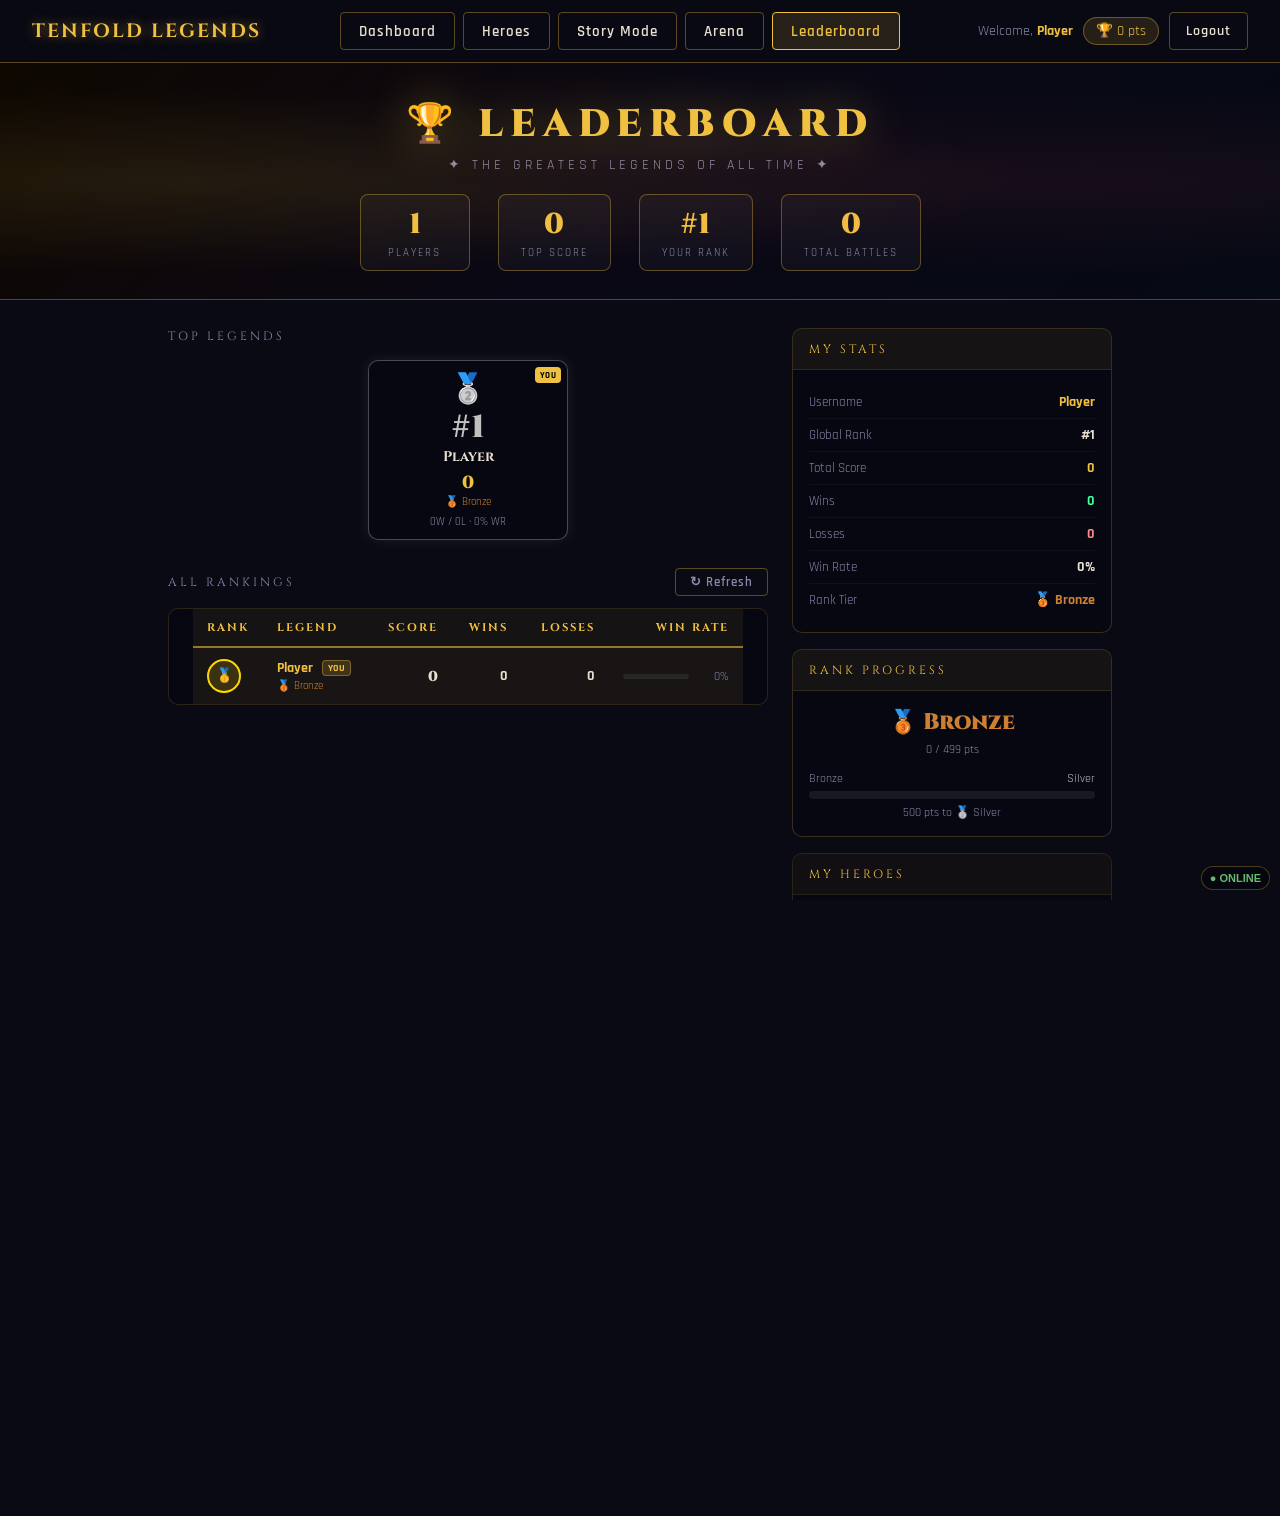
<file: leaderboard.html>
<!DOCTYPE html>
<html lang="en">
<head>
  <meta charset="UTF-8"/>
  <meta name="viewport" content="width=device-width, initial-scale=1.0, maximum-scale=1.0, user-scalable=no, viewport-fit=cover"/>
  <link rel="manifest" href="manifest.json"/>
  <meta name="mobile-web-app-capable" content="yes"/>
  <meta name="apple-mobile-web-app-capable" content="yes"/>
  <meta name="apple-mobile-web-app-status-bar-style" content="black-translucent"/>
  <title>Leaderboard — Tenfold Legends</title>

  <script>
  (function(){
    if (screen.orientation && screen.orientation.lock) {
      screen.orientation.lock('landscape').catch(function(){});
    }
  })();
  </script>

  <link rel="stylesheet" href="style.css"/>

  <style>
    .lb-page {
      min-height: 100vh;
      padding-bottom: 60px;
    }

    /* =========================================================
       LEADERBOARD BANNER
    ========================================================= */
    .lb-banner {
      position: relative;
      overflow: hidden;
      padding: 36px 40px 28px;
      text-align: center;
      background: linear-gradient(
        135deg,
        rgba(15,8,0,0.97) 0%,
        rgba(10,8,20,0.97) 50%,
        rgba(5,10,20,0.97) 100%
      );
      border-bottom: 1px solid var(--border);
    }

    .lb-banner::before {
      content: '';
      position: absolute;
      inset: 0;
      background:
        radial-gradient(
          ellipse at 15% 50%,
          rgba(240,192,64,0.1) 0%,
          transparent 55%
        ),
        radial-gradient(
          ellipse at 85% 50%,
          rgba(233,69,96,0.07) 0%,
          transparent 55%
        );
      pointer-events: none;
    }

    .lb-banner-title {
      font-family: 'Cinzel', serif;
      font-size: 2.4rem;
      font-weight: 900;
      color: var(--gold);
      letter-spacing: 7px;
      filter: drop-shadow(0 0 24px rgba(240,192,64,0.45));
    }

    .lb-banner-sub {
      font-size: 0.85rem;
      color: var(--subtext);
      letter-spacing: 4px;
      margin-top: 6px;
    }

    .lb-stats-row {
      display: flex;
      justify-content: center;
      gap: 28px;
      margin-top: 20px;
      flex-wrap: wrap;
    }

    .lb-stat-box {
      text-align: center;
      padding: 10px 22px;
      background: rgba(255,255,255,0.03);
      border: 1px solid var(--border);
      border-radius: 8px;
      min-width: 110px;
    }

    .lb-stat-val {
      font-family: 'Cinzel', serif;
      font-size: 1.8rem;
      font-weight: 900;
      color: var(--gold);
    }

    .lb-stat-lbl {
      font-size: 0.68rem;
      color: var(--subtext);
      letter-spacing: 2px;
      text-transform: uppercase;
      margin-top: 2px;
    }

    /* =========================================================
       CONTENT
    ========================================================= */
    .lb-content {
      max-width: 1000px;
      margin: 0 auto;
      padding: 28px 28px 0;
      display: grid;
      grid-template-columns: 1fr 320px;
      gap: 24px;
      align-items: start;
    }

    @media (max-width: 820px) {
      .lb-content {
        grid-template-columns: 1fr;
      }
    }

    /* =========================================================
       PODIUM
    ========================================================= */
    .podium-section {
      margin-bottom: 28px;
    }

    .podium-title {
      font-family: 'Cinzel', serif;
      font-size: 0.75rem;
      color: var(--subtext);
      letter-spacing: 3px;
      text-transform: uppercase;
      margin-bottom: 16px;
    }

    .podium-row {
      display: flex;
      gap: 14px;
      align-items: flex-end;
      justify-content: center;
    }

    .podium-card {
      flex: 1;
      max-width: 200px;
      background: rgba(8,8,18,0.92);
      border-radius: 10px;
      overflow: hidden;
      text-align: center;
      border: 1px solid rgba(240,192,64,0.15);
      transition: transform 0.2s;
      position: relative;
    }

    .podium-card:hover {
      transform: translateY(-4px);
    }

    .podium-card.rank-1 {
      border-color: rgba(255,215,0,0.5);
      box-shadow: 0 0 24px rgba(255,215,0,0.2);
      padding-bottom: 10px;
    }

    .podium-card.rank-2 {
      border-color: rgba(192,192,192,0.35);
      box-shadow: 0 0 14px rgba(192,192,192,0.1);
    }

    .podium-card.rank-3 {
      border-color: rgba(205,127,50,0.35);
      box-shadow: 0 0 14px rgba(205,127,50,0.1);
    }

    .podium-height-1 {
      min-height: 180px;
    }

    .podium-height-2 {
      min-height: 155px;
    }

    .podium-height-3 {
      min-height: 135px;
    }

    .podium-crown {
      font-size: 1.8rem;
      padding: 10px 0 0;
      display: block;
    }

    .podium-rank-num {
      font-family: 'Cinzel', serif;
      font-weight: 900;
      font-size: 2rem;
      line-height: 1;
      padding: 4px 0;
    }

    .podium-card.rank-1 .podium-rank-num {
      color: #ffd700;
    }

    .podium-card.rank-2 .podium-rank-num {
      color: #c0c0c0;
    }

    .podium-card.rank-3 .podium-rank-num {
      color: #cd7f32;
    }

    .podium-username {
      font-family: 'Cinzel', serif;
      font-size: 0.88rem;
      font-weight: 700;
      color: var(--text);
      padding: 0 8px;
      line-height: 1.3;
      word-break: break-word;
    }

    .podium-score {
      font-size: 1.1rem;
      font-weight: 900;
      color: var(--gold);
      padding: 5px 0 0;
      font-family: 'Cinzel', serif;
    }

    .podium-wl {
      font-size: 0.7rem;
      color: var(--subtext);
      padding-bottom: 6px;
    }

    .podium-you-badge {
      position: absolute;
      top: 6px;
      right: 6px;
      background: var(--gold);
      color: #000;
      font-size: 0.58rem;
      font-weight: 900;
      padding: 2px 5px;
      border-radius: 4px;
      letter-spacing: 0.5px;
    }

    /* =========================================================
       TABLE
    ========================================================= */
    .lb-table-header {
      display: flex;
      align-items: center;
      justify-content: space-between;
      margin-bottom: 12px;
    }

    .lb-table-title {
      font-family: 'Cinzel', serif;
      font-size: 0.75rem;
      color: var(--subtext);
      letter-spacing: 3px;
      text-transform: uppercase;
    }

    .lb-refresh-btn {
      background: transparent;
      border: 1px solid var(--border);
      color: var(--subtext);
      font-family: 'Rajdhani', sans-serif;
      font-size: 0.8rem;
      font-weight: 600;
      letter-spacing: 1px;
      padding: 5px 14px;
      border-radius: 4px;
      cursor: pointer;
      transition: all 0.2s;
    }

    .lb-refresh-btn:hover {
      border-color: var(--gold);
      color: var(--gold);
    }

    .lb-table-wrap {
      background: rgba(8,8,18,0.92);
      border: 1px solid rgba(240,192,64,0.15);
      border-radius: 10px;
      overflow: hidden;
    }

    table.lb-table {
      width: 100%;
      border-collapse: collapse;
    }

    .lb-table thead tr {
      background: rgba(240,192,64,0.06);
      border-bottom: 1px solid rgba(240,192,64,0.2);
    }

    .lb-table th {
      padding: 11px 14px;
      font-family: 'Cinzel', serif;
      font-size: 0.7rem;
      color: var(--gold);
      letter-spacing: 2px;
      text-transform: uppercase;
      text-align: left;
      font-weight: 700;
    }

    .lb-table th.right {
      text-align: right;
    }

    .lb-table td {
      padding: 11px 14px;
      border-bottom: 1px solid rgba(255,255,255,0.04);
      font-size: 0.9rem;
      color: var(--text);
      vertical-align: middle;
    }

    .lb-table tbody tr {
      transition: background 0.15s;
    }

    .lb-table tbody tr:hover td {
      background: rgba(240,192,64,0.04);
    }

    .lb-table tbody tr:last-child td {
      border-bottom: none;
    }

    .lb-table tbody tr.you-row td {
      background: rgba(240,192,64,0.07);
    }

    .lb-table tbody tr.you-row:hover td {
      background: rgba(240,192,64,0.11);
    }

    .rank-cell {
      width: 52px;
    }

    .rank-badge {
      display: inline-flex;
      align-items: center;
      justify-content: center;
      width: 34px;
      height: 34px;
      border-radius: 50%;
      font-family: 'Cinzel', serif;
      font-size: 0.85rem;
      font-weight: 900;
    }

    .rb-1 {
      background: rgba(255,215,0,0.15);
      border: 2px solid #ffd700;
      color: #ffd700;
    }

    .rb-2 {
      background: rgba(192,192,192,0.15);
      border: 2px solid #c0c0c0;
      color: #c0c0c0;
    }

    .rb-3 {
      background: rgba(205,127,50,0.15);
      border: 2px solid #cd7f32;
      color: #cd7f32;
    }

    .rb-n {
      background: rgba(255,255,255,0.04);
      border: 1px solid rgba(255,255,255,0.12);
      color: var(--subtext);
    }

    .td-username {
      font-weight: 700;
    }

    .td-username.you {
      color: var(--gold);
    }

    .you-tag {
      display: inline-block;
      margin-left: 6px;
      font-size: 0.62rem;
      font-weight: 900;
      padding: 1px 5px;
      border-radius: 4px;
      background: rgba(240,192,64,0.18);
      color: var(--gold);
      border: 1px solid rgba(240,192,64,0.35);
      vertical-align: middle;
    }

    .td-score {
      font-family: 'Cinzel', serif;
      font-weight: 900;
      color: var(--gold);
      text-align: right;
    }

    .td-wins {
      color: #44ff99;
      font-weight: 700;
      text-align: right;
    }

    .td-losses {
      color: #ff8888;
      font-weight: 700;
      text-align: right;
    }

    .td-ratio {
      text-align: right;
      font-size: 0.82rem;
      color: var(--subtext);
    }

    .winrate-bar-wrap {
      display: flex;
      align-items: center;
      gap: 6px;
    }

    .winrate-bar {
      flex: 1;
      height: 5px;
      background: rgba(255,255,255,0.07);
      border-radius: 3px;
      overflow: hidden;
      min-width: 60px;
    }

    .winrate-fill {
      height: 100%;
      border-radius: 3px;
      background: linear-gradient(90deg,#006600,#44ff99);
      transition: width 0.5s;
    }

    .winrate-val {
      font-size: 0.78rem;
      color: var(--subtext);
      min-width: 34px;
      text-align: right;
    }

    /* =========================================================
       EMPTY / LOADING
    ========================================================= */
    .lb-empty {
      padding: 48px 24px;
      text-align: center;
      color: var(--subtext);
      font-style: italic;
      font-size: 0.9rem;
    }

    .lb-loading {
      padding: 36px 24px;
      text-align: center;
    }

    /* =========================================================
       SIDE PANEL
    ========================================================= */
    .side-panel {
      display: flex;
      flex-direction: column;
      gap: 16px;
    }

    .my-stats-card {
      background: rgba(8,8,18,0.92);
      border: 1px solid rgba(240,192,64,0.2);
      border-radius: 10px;
      overflow: hidden;
    }

    .my-stats-header {
      padding: 12px 16px;
      background: rgba(240,192,64,0.06);
      border-bottom: 1px solid rgba(240,192,64,0.12);
      font-family: 'Cinzel', serif;
      font-size: 0.75rem;
      color: var(--gold);
      letter-spacing: 3px;
    }

    .my-stats-body {
      padding: 16px;
    }

    .my-stat-row {
      display: flex;
      justify-content: space-between;
      align-items: center;
      padding: 7px 0;
      border-bottom: 1px solid rgba(255,255,255,0.04);
      font-size: 0.88rem;
    }

    .my-stat-row:last-child {
      border-bottom: none;
    }

    .my-stat-key {
      color: var(--subtext);
      font-size: 0.8rem;
    }

    .my-stat-val {
      font-weight: 700;
    }

    .rank-progress-card {
      background: rgba(8,8,18,0.92);
      border: 1px solid rgba(240,192,64,0.2);
      border-radius: 10px;
      overflow: hidden;
    }

    .rp-header {
      padding: 12px 16px;
      background: rgba(240,192,64,0.06);
      border-bottom: 1px solid rgba(240,192,64,0.12);
      font-family: 'Cinzel', serif;
      font-size: 0.75rem;
      color: var(--gold);
      letter-spacing: 3px;
    }

    .rp-body {
      padding: 16px;
    }

    .rp-rank-label {
      font-family: 'Cinzel', serif;
      font-size: 1.4rem;
      font-weight: 900;
      color: var(--gold);
      text-align: center;
      margin-bottom: 4px;
    }

    .rp-rank-sub {
      text-align: center;
      font-size: 0.78rem;
      color: var(--subtext);
      margin-bottom: 14px;
    }

    .rp-progress-label {
      display: flex;
      justify-content: space-between;
      font-size: 0.75rem;
      color: var(--subtext);
      margin-bottom: 5px;
    }

    .rp-bar {
      height: 8px;
      background: rgba(255,255,255,0.07);
      border-radius: 4px;
      overflow: hidden;
    }

    .rp-fill {
      height: 100%;
      border-radius: 4px;
      background: linear-gradient(90deg,#a06800,#f0c040);
      transition: width 0.6s;
    }

    .rp-next {
      font-size: 0.75rem;
      color: var(--subtext);
      margin-top: 6px;
      text-align: center;
    }

    /* =========================================================
       HERO STATS
    ========================================================= */
    .hero-stats-card {
      background: rgba(8,8,18,0.92);
      border: 1px solid rgba(240,192,64,0.15);
      border-radius: 10px;
      overflow: hidden;
    }

    .hs-header {
      padding: 12px 16px;
      background: rgba(240,192,64,0.04);
      border-bottom: 1px solid rgba(240,192,64,0.1);
      font-family: 'Cinzel', serif;
      font-size: 0.75rem;
      color: var(--gold);
      letter-spacing: 3px;
    }

    .hs-body {
      padding: 10px 14px;
    }

    .hs-hero-row {
      display: flex;
      align-items: center;
      gap: 10px;
      padding: 8px 0;
      border-bottom: 1px solid rgba(255,255,255,0.04);
    }

    .hs-hero-row:last-child {
      border-bottom: none;
    }

    .hs-elem-dot {
      width: 10px;
      height: 10px;
      border-radius: 50%;
      flex-shrink: 0;
    }

    .hs-hero-name {
      flex: 1;
      font-size: 0.85rem;
      font-weight: 700;
    }

    .hs-hero-lv {
      font-size: 0.75rem;
      color: var(--gold);
      flex-shrink: 0;
    }

    .hs-hero-status {
      font-size: 0.68rem;
      color: var(--subtext);
      padding: 2px 6px;
      border-radius: 10px;
      border: 1px solid rgba(255,255,255,0.1);
      background: rgba(255,255,255,0.03);
      flex-shrink: 0;
    }

    .hs-hero-status.unlocked {
      color: #44ff99;
      border-color: rgba(68,255,153,0.25);
    }

    /* =========================================================
       SCROLL TO ME
    ========================================================= */
    .scroll-to-me {
      display: none;
      position: fixed;
      bottom: 24px;
      right: 24px;
      z-index: 50;
    }

    /* =========================================================
       MOBILE NAVBAR — NO HAMBURGER
       Same style as Dashboard / Characters
    ========================================================= */
    @media (max-width: 900px) {

      .navbar {
        display: flex !important;
        align-items: center !important;
        gap: 8px !important;

        padding: 8px 10px !important;

        overflow-x: auto !important;
        overflow-y: hidden !important;

        white-space: nowrap !important;
        -webkit-overflow-scrolling: touch !important;

        scrollbar-width: none !important;
      }

      .navbar::-webkit-scrollbar {
        display: none !important;
      }

      .navbar-logo {
        flex: 0 0 auto !important;
      }

      .navbar-logo span {
        font-size: 0.72rem !important;
        white-space: nowrap !important;
      }

      .navbar-links {
        display: flex !important;
        flex: 0 0 auto !important;
        align-items: center !important;
        gap: 4px !important;

        overflow: visible !important;
      }

      .navbar-links .nav-btn {
        display: inline-flex !important;
        flex: 0 0 auto !important;
        align-items: center !important;
        justify-content: center !important;

        padding: 7px 9px !important;
        font-size: 0.68rem !important;

        white-space: nowrap !important;
      }

      .nav-user {
        display: flex !important;
        flex: 0 0 auto !important;
        align-items: center !important;
        gap: 6px !important;
      }

      .nav-user > span {
        display: none !important;
      }

      .nav-score {
        display: inline-flex !important;
        align-items: center !important;

        font-size: 0.68rem !important;
        white-space: nowrap !important;
      }

      .nav-user .nav-btn.danger {
        display: inline-flex !important;
        flex: 0 0 auto !important;

        padding: 7px 9px !important;
        font-size: 0.68rem !important;

        white-space: nowrap !important;
      }

      /* HIDE HAMBURGER COMPLETELY */
      .nav-hamburger {
        display: none !important;
        visibility: hidden !important;
        pointer-events: none !important;
      }

      /* HIDE MOBILE DRAWER COMPLETELY */
      .nav-mobile-drawer {
        display: none !important;
        visibility: hidden !important;
        pointer-events: none !important;
      }
    }

    @media (max-width: 560px) {

      .navbar {
        padding: 7px 8px !important;
        gap: 6px !important;
      }

      .navbar-logo span {
        font-size: 0.62rem !important;
        letter-spacing: 1px !important;
      }

      .navbar-links {
        gap: 2px !important;
      }

      .navbar-links .nav-btn,
      .nav-user .nav-btn.danger {
        padding: 6px 7px !important;
        font-size: 0.61rem !important;
      }

      .nav-score {
        font-size: 0.61rem !important;
      }
    }

    /* =========================================================
       MOBILE LEADERBOARD
    ========================================================= */
    @media (max-width: 700px) {

      .lb-banner {
        padding: 24px 16px 20px;
      }

      .lb-banner-title {
        font-size: 1.6rem;
        letter-spacing: 4px;
      }

      .lb-banner-sub {
        font-size: 0.72rem;
        letter-spacing: 2px;
      }

      .lb-stats-row {
        gap: 8px;
        margin-top: 14px;
      }

      .lb-stat-box {
        padding: 8px 12px;
        min-width: 72px;
      }

      .lb-stat-val {
        font-size: 1.3rem;
      }

      .lb-stat-lbl {
        font-size: 0.6rem;
        letter-spacing: 1px;
      }
    }

    @media (max-width: 820px) {

      .lb-content {
        grid-template-columns: 1fr;
        padding: 16px 16px 0;
        gap: 16px;
      }

      .side-panel {
        flex-direction: row;
        flex-wrap: wrap;
      }

      .my-stats-card,
      .rank-progress-card {
        flex: 1;
        min-width: 260px;
      }

      .hero-stats-card {
        width: 100%;
      }
    }

    @media (max-width: 600px) {

      .lb-content {
        padding: 12px 10px 0;
      }

      .podium-row {
        gap: 6px;
      }

      .podium-card {
        border-radius: 7px;
      }

      .podium-height-1 {
        min-height: 155px;
      }

      .podium-height-2 {
        min-height: 130px;
      }

      .podium-height-3 {
        min-height: 115px;
      }

      .podium-crown {
        font-size: 1.3rem;
        padding-top: 7px;
      }

      .podium-rank-num {
        font-size: 1.4rem;
      }

      .podium-username {
        font-size: 0.75rem;
      }

      .podium-score {
        font-size: 0.9rem;
      }

      .podium-wl {
        font-size: 0.6rem;
      }

      .lb-table-wrap {
        overflow-x: auto;
        -webkit-overflow-scrolling: touch;
      }

      .lb-table {
        min-width: 480px;
      }

      .lb-table th,
      .lb-table td {
        padding: 9px 10px;
        font-size: 0.8rem;
      }

      .side-panel {
        flex-direction: column;
      }

      .my-stats-card,
      .rank-progress-card {
        min-width: unset;
        width: 100%;
      }

      .scroll-to-me {
        bottom: 16px;
        right: 12px;
      }
    }

    @media (max-width: 400px) {

      .lb-stats-row {
        gap: 6px;
      }

      .lb-stat-box {
        padding: 6px 8px;
        min-width: 60px;
      }

      .lb-stat-val {
        font-size: 1.1rem;
      }

      .lb-banner-title {
        font-size: 1.3rem;
        letter-spacing: 3px;
      }

      .lb-table {
        min-width: 380px;
      }

      .lb-table th:last-child,
      .lb-table td:last-child {
        display: none;
      }
    }
  </style>
</head>

<body class="lb-page">

<div class="bg-particles"></div>

<!-- =========================================================
     NAVBAR
     NO HAMBURGER
========================================================= -->
<nav class="navbar">

  <div class="navbar-logo">
    <span>TENFOLD LEGENDS</span>
  </div>

  <div class="navbar-links">

    <button
      class="nav-btn"
      onclick="location.href='dashboard.html'">
      Dashboard
    </button>

    <button
      class="nav-btn"
      onclick="location.href='characters.html'">
      Heroes
    </button>

    <button
      class="nav-btn"
      onclick="location.href='story.html'">
      Story Mode
    </button>

    <button
      class="nav-btn"
      onclick="goArena()">
      Arena
    </button>

    <button
      class="nav-btn active"
      onclick="location.href='leaderboard.html'">
      Leaderboard
    </button>

  </div>

  <div class="nav-user">

    <span>
      Welcome,
      <span class="username" id="nav-username">—</span>
    </span>

    <div class="nav-score">
      🏆
      <span id="nav-score">0</span>
      pts
    </div>

    <button
      class="nav-btn danger btn-sm"
      onclick="Game.logout()">
      Logout
    </button>

  </div>

</nav>

<!-- =========================================================
     ROTATE TOAST
========================================================= -->
<div class="rotate-toast" id="rotate-toast">
  <span class="rotate-toast-icon">📱</span>
  Rotate to landscape for the best experience
</div>

<!-- =========================================================
     BANNER
========================================================= -->
<div class="lb-banner">

  <div class="lb-banner-title">
    🏆 LEADERBOARD
  </div>

  <div class="lb-banner-sub">
    ✦ THE GREATEST LEGENDS OF ALL TIME ✦
  </div>

  <div class="lb-stats-row">

    <div class="lb-stat-box">
      <div class="lb-stat-val" id="stat-players">—</div>
      <div class="lb-stat-lbl">Players</div>
    </div>

    <div class="lb-stat-box">
      <div class="lb-stat-val" id="stat-top-score">—</div>
      <div class="lb-stat-lbl">Top Score</div>
    </div>

    <div class="lb-stat-box">
      <div class="lb-stat-val" id="stat-your-rank">—</div>
      <div class="lb-stat-lbl">Your Rank</div>
    </div>

    <div class="lb-stat-box">
      <div class="lb-stat-val" id="stat-total-battles">—</div>
      <div class="lb-stat-lbl">Total Battles</div>
    </div>

  </div>
</div>

<!-- =========================================================
     MAIN CONTENT
========================================================= -->
<div class="lb-content">

  <!-- LEFT -->
  <div>

    <!-- PODIUM -->
    <div
      class="podium-section"
      id="podium-section"
      style="display:none;">

      <div class="podium-title">
        TOP LEGENDS
      </div>

      <div
        class="podium-row"
        id="podium-row">
      </div>

    </div>

    <!-- FULL RANKINGS -->
    <div class="lb-table-section">

      <div class="lb-table-header">

        <div class="lb-table-title">
          ALL RANKINGS
        </div>

        <button
          class="lb-refresh-btn"
          onclick="loadLeaderboard()">
          ↻ Refresh
        </button>

      </div>

      <div class="lb-table-wrap">

        <div
          class="lb-loading"
          id="lb-loading">

          <div class="spinner"></div>

          <p
            style="color:var(--subtext);font-size:0.85rem;">
            Loading rankings…
          </p>

        </div>

        <div
          id="lb-empty"
          class="lb-empty"
          style="display:none;">

          No legends on the board yet.
          Be the first to win a battle!

        </div>

        <table
          class="lb-table"
          id="lb-table"
          style="display:none;">

          <thead>

            <tr>

              <th class="rank-cell">
                Rank
              </th>

              <th>
                Legend
              </th>

              <th class="right">
                Score
              </th>

              <th class="right">
                Wins
              </th>

              <th class="right">
                Losses
              </th>

              <th class="right">
                Win Rate
              </th>

            </tr>

          </thead>

          <tbody id="lb-tbody">
          </tbody>

        </table>

      </div>

    </div>

  </div>

  <!-- RIGHT -->
  <div class="side-panel">

    <!-- MY STATS -->
    <div class="my-stats-card">

      <div class="my-stats-header">
        MY STATS
      </div>

      <div
        class="my-stats-body"
        id="my-stats-body">

        <div
          style="
            color:var(--subtext);
            font-size:0.82rem;
            font-style:italic;
          ">
          Loading…
        </div>

      </div>

    </div>

    <!-- RANK PROGRESS -->
    <div class="rank-progress-card">

      <div class="rp-header">
        RANK PROGRESS
      </div>

      <div
        class="rp-body"
        id="rp-body">

        <div
          style="
            color:var(--subtext);
            font-size:0.82rem;
            font-style:italic;
          ">
          Loading…
        </div>

      </div>

    </div>

    <!-- HERO LEVELS -->
    <div class="hero-stats-card">

      <div class="hs-header">
        MY HEROES
      </div>

      <div
        class="hs-body"
        id="hs-body">

        <div
          style="
            color:var(--subtext);
            font-size:0.82rem;
            font-style:italic;
          ">
          Loading…
        </div>

      </div>

    </div>

    <!-- QUICK ACTIONS -->
    <div
      style="
        display:flex;
        flex-direction:column;
        gap:8px;
      ">

      <button
        class="btn btn-gold"
        style="width:100%;"
        onclick="goArena()">
        ⚔ ENTER ARENA
      </button>

      <button
        class="btn btn-ghost"
        style="width:100%;"
        onclick="location.href='story.html'">
        📖 Story Mode
      </button>

      <button
        class="btn btn-ghost"
        style="width:100%;"
        onclick="location.href='characters.html'">
        🦸 My Heroes
      </button>

    </div>

  </div>

</div>

<!-- =========================================================
     SCROLL TO MY RANK
========================================================= -->
<button
  class="btn btn-outline btn-sm scroll-to-me"
  id="scroll-to-me"
  onclick="scrollToMe()">

  ↓ My Rank

</button>

<!-- TOAST -->
<div
  class="toast"
  id="toast">
</div>

<script src="game.js"></script>

<script>

  // ==========================================================
  // GUARD
  // ==========================================================

  if (!Game.requireLogin()) {
    /* redirected */
  }

  const user = Game.user;

  document.getElementById('nav-username').textContent =
    user.username;

  document.getElementById('nav-score').textContent =
    user.totalScore || 0;


  // ==========================================================
  // RANK TIERS
  // ==========================================================

  const RANK_TIERS = [

    {
      name: 'Bronze',
      min: 0,
      max: 499,
      color: '#cd7f32',
      icon: '🥉'
    },

    {
      name: 'Silver',
      min: 500,
      max: 999,
      color: '#c0c0c0',
      icon: '🥈'
    },

    {
      name: 'Gold',
      min: 1000,
      max: 1999,
      color: '#ffd700',
      icon: '🥇'
    },

    {
      name: 'Platinum',
      min: 2000,
      max: 3499,
      color: '#00cfff',
      icon: '💎'
    },

    {
      name: 'Diamond',
      min: 3500,
      max: 5999,
      color: '#c8a8ff',
      icon: '♦'
    },

    {
      name: 'Legend',
      min: 6000,
      max: 999999,
      color: '#ff4500',
      icon: '👑'
    }

  ];


  function getTier(score) {

    return RANK_TIERS.find(
      t => score >= t.min && score <= t.max
    ) || RANK_TIERS[0];

  }


  // ==========================================================
  // LOAD LEADERBOARD
  // ==========================================================

  async function loadLeaderboard() {

    document.getElementById('lb-loading').style.display =
      'block';

    document.getElementById('lb-table').style.display =
      'none';

    document.getElementById('lb-empty').style.display =
      'none';


    let entries = [];

    const res = await apiCall({
      action: 'leaderboard'
    });


    if (
      res.success &&
      res.leaderboard &&
      res.leaderboard.length > 0
    ) {

      entries = res.leaderboard;

    } else {

      entries = buildLocalLeaderboard();

    }


    // Ensure current user exists

    if (!entries.find(
      e => e.userID === user.userID
    )) {

      entries.push({

        rank: entries.length + 1,

        userID: user.userID,

        username: user.username,

        totalScore: user.totalScore || 0,

        wins: 0,

        losses: 0

      });


      entries.sort(
        (a,b) => b.totalScore - a.totalScore
      );


      entries.forEach(
        (e,i) => e.rank = i + 1
      );

    }


    renderLeaderboard(entries);

  }


  // ==========================================================
  // LOCAL LEADERBOARD FALLBACK
  // ==========================================================

  function buildLocalLeaderboard() {

    const saved =
      safeLocalStorage.getItem('tenfold_users');

    const users =
      saved ? JSON.parse(saved) : [];


    const entries = users.map(u => ({

      userID: u.id,

      username: u.username,

      totalScore: u.score || 0,

      wins: 0,

      losses: 0

    }));


    if (!entries.find(
      e => e.userID === user.userID
    )) {

      entries.push({

        userID: user.userID,

        username: user.username,

        totalScore: user.totalScore || 0,

        wins: 0,

        losses: 0

      });

    } else {

      const me =
        entries.find(
          e => e.userID === user.userID
        );

      me.totalScore =
        Math.max(
          me.totalScore,
          user.totalScore || 0
        );

    }


    entries.sort(
      (a,b) => b.totalScore - a.totalScore
    );


    entries.forEach(
      (e,i) => e.rank = i + 1
    );


    return entries;

  }


  // ==========================================================
  // RENDER LEADERBOARD
  // ==========================================================

  function renderLeaderboard(entries) {

    document.getElementById('lb-loading').style.display =
      'none';


    const myEntry =
      entries.find(
        e => e.userID === user.userID
      );


    const topScore =
      entries.length
        ? entries[0].totalScore
        : 0;


    const myRank =
      myEntry
        ? myEntry.rank
        : '—';


    const totalBattles =
      entries.reduce(
        (s,e) =>
          s +
          (e.wins || 0) +
          (e.losses || 0),
        0
      );


    document.getElementById(
      'stat-players'
    ).textContent =
      entries.length;


    document.getElementById(
      'stat-top-score'
    ).textContent =
      formatNumber(topScore);


    document.getElementById(
      'stat-your-rank'
    ).textContent =
      '#' + myRank;


    document.getElementById(
      'stat-total-battles'
    ).textContent =
      totalBattles;


    if (entries.length === 0) {

      document.getElementById(
        'lb-empty'
      ).style.display = 'block';

      return;

    }


    renderPodium(
      entries.slice(0,3)
    );

    renderTable(entries);

    renderMyStats(myEntry);

    renderRankProgress(
      myEntry
        ? myEntry.totalScore
        : 0
    );

    renderHeroStats();


    if (myRank > 8) {

      document.getElementById(
        'scroll-to-me'
      ).style.display =
        'block';

    }

  }


  // ==========================================================
  // PODIUM
  // ==========================================================

  function renderPodium(top3) {

    if (!top3.length) return;


    document.getElementById(
      'podium-section'
    ).style.display =
      'block';


    const order =
      [
        top3[1],
        top3[0],
        top3[2]
      ].filter(Boolean);


    const heights =
      top3[1]

        ? [
            'podium-height-2',
            'podium-height-1',
            'podium-height-3'
          ]

        : [
            'podium-height-1'
          ];


    const rankClass =
      [
        'rank-2',
        'rank-1',
        'rank-3'
      ];


    const crowns =
      [
        '🥈',
        '🥇',
        '🥉'
      ];


    const isMe =
      e =>
        e &&
        e.userID === user.userID;


    const row =
      document.getElementById(
        'podium-row'
      );


    row.innerHTML = '';


    order.forEach(
      (entry,i) => {

        if (!entry) return;


        const wins =
          entry.wins || 0;

        const losses =
          entry.losses || 0;

        const total =
          wins + losses;

        const wr =
          total
            ? Math.round(
                wins / total * 100
              )
            : 0;

        const tier =
          getTier(
            entry.totalScore
          );


        row.innerHTML += `

          <div
            class="podium-card
                   ${rankClass[i]}
                   ${heights[i]}">

            ${
              isMe(entry)
                ? '<div class="podium-you-badge">YOU</div>'
                : ''
            }

            <span class="podium-crown">
              ${crowns[i]}
            </span>

            <div class="podium-rank-num">
              #${entry.rank}
            </div>

            <div class="podium-username">
              ${entry.username}
            </div>

            <div class="podium-score">
              ${formatNumber(entry.totalScore)}
            </div>

            <div
              class="podium-wl"
              style="color:${tier.color};">

              ${tier.icon}
              ${tier.name}

            </div>

            <div class="podium-wl">

              ${wins}W /
              ${losses}L ·
              ${wr}% WR

            </div>

          </div>

        `;

      }
    );

  }


  // ==========================================================
  // TABLE
  // ==========================================================

  function renderTable(entries) {

    const tbody =
      document.getElementById(
        'lb-tbody'
      );


    const table =
      document.getElementById(
        'lb-table'
      );


    tbody.innerHTML = '';


    entries.forEach(
      entry => {

        const wins =
          entry.wins || 0;

        const losses =
          entry.losses || 0;

        const total =
          wins + losses;

        const wr =
          total
            ? Math.round(
                wins / total * 100
              )
            : 0;


        const isMe =
          entry.userID ===
          user.userID;


        const tier =
          getTier(
            entry.totalScore
          );


        let rankBadgeClass =
          'rb-n';


        if (entry.rank === 1)
          rankBadgeClass =
            'rb-1';

        else if (entry.rank === 2)
          rankBadgeClass =
            'rb-2';

        else if (entry.rank === 3)
          rankBadgeClass =
            'rb-3';


        const rankLabel =
          entry.rank <= 3

            ? [
                '🥇',
                '🥈',
                '🥉'
              ][entry.rank - 1]

            : entry.rank;


        const tr =
          document.createElement(
            'tr'
          );


        if (isMe) {

          tr.className =
            'you-row';

          tr.id =
            'my-lb-row';

        }


        tr.innerHTML = `

          <td class="rank-cell">

            <span
              class="rank-badge ${rankBadgeClass}">

              ${rankLabel}

            </span>

          </td>


          <td>

            <span
              class="td-username
                     ${isMe ? 'you' : ''}">

              ${entry.username}

            </span>

            ${
              isMe
                ? '<span class="you-tag">YOU</span>'
                : ''
            }


            <div
              style="
                font-size:0.68rem;
                color:${tier.color};
                margin-top:2px;
              ">

              ${tier.icon}
              ${tier.name}

            </div>

          </td>


          <td class="td-score">

            ${formatNumber(
              entry.totalScore
            )}

          </td>


          <td class="td-wins">

            ${wins}

          </td>


          <td class="td-losses">

            ${losses}

          </td>


          <td>

            <div class="winrate-bar-wrap">

              <div class="winrate-bar">

                <div
                  class="winrate-fill"
                  style="width:${wr}%">
                </div>

              </div>

              <span class="winrate-val">
                ${wr}%
              </span>

            </div>

          </td>

        `;


        tbody.appendChild(tr);

      }
    );


    table.style.display =
      'table';

  }


  // ==========================================================
  // MY STATS
  // ==========================================================

  function renderMyStats(entry) {

    const body =
      document.getElementById(
        'my-stats-body'
      );


    if (!entry) {

      body.innerHTML = `

        <div
          style="
            color:var(--subtext);
            font-size:0.82rem;
          ">

          Play battles to appear here!

        </div>

      `;

      return;

    }


    const wins =
      entry.wins || 0;

    const losses =
      entry.losses || 0;

    const total =
      wins + losses;

    const wr =
      total
        ? Math.round(
            wins / total * 100
          )
        : 0;

    const tier =
      getTier(
        entry.totalScore
      );


    body.innerHTML = `

      <div class="my-stat-row">

        <span class="my-stat-key">
          Username
        </span>

        <span class="my-stat-val text-gold">
          ${entry.username}
        </span>

      </div>


      <div class="my-stat-row">

        <span class="my-stat-key">
          Global Rank
        </span>

        <span class="my-stat-val">
          #${entry.rank}
        </span>

      </div>


      <div class="my-stat-row">

        <span class="my-stat-key">
          Total Score
        </span>

        <span class="my-stat-val text-gold">
          ${formatNumber(
            entry.totalScore
          )}
        </span>

      </div>


      <div class="my-stat-row">

        <span class="my-stat-key">
          Wins
        </span>

        <span
          class="my-stat-val"
          style="color:#44ff99;">

          ${wins}

        </span>

      </div>


      <div class="my-stat-row">

        <span class="my-stat-key">
          Losses
        </span>

        <span
          class="my-stat-val"
          style="color:#ff8888;">

          ${losses}

        </span>

      </div>


      <div class="my-stat-row">

        <span class="my-stat-key">
          Win Rate
        </span>

        <span class="my-stat-val">
          ${wr}%
        </span>

      </div>


      <div class="my-stat-row">

        <span class="my-stat-key">
          Rank Tier
        </span>

        <span
          class="my-stat-val"
          style="color:${tier.color};">

          ${tier.icon}
          ${tier.name}

        </span>

      </div>

    `;

  }


  // ==========================================================
  // RANK PROGRESS
  // ==========================================================

  function renderRankProgress(score) {

    const body =
      document.getElementById(
        'rp-body'
      );


    const tier =
      getTier(score);


    const nextI =
      RANK_TIERS.findIndex(
        t => t.name === tier.name
      ) + 1;


    const next =
      RANK_TIERS[nextI];


    let progressPct =
      100;


    let nextLabel =
      'MAX RANK';


    if (next) {

      const range =
        tier.max -
        tier.min +
        1;


      const earned =
        score -
        tier.min;


      progressPct =
        Math.min(
          100,
          Math.floor(
            earned / range * 100
          )
        );


      nextLabel =
        `${formatNumber(
          next.min - score
        )} pts to
        ${next.icon}
        ${next.name}`;

    }


    body.innerHTML = `

      <div
        class="rp-rank-label"
        style="color:${tier.color};">

        ${tier.icon}
        ${tier.name}

      </div>


      <div class="rp-rank-sub">

        ${score} /
        ${
          tier.max === 999999
            ? '∞'
            : tier.max
        }
        pts

      </div>


      <div class="rp-progress-label">

        <span>
          ${tier.name}
        </span>


        ${
          next

            ? `
              <span
                style="color:${next.color}">

                ${next.name}

              </span>
            `

            : `
              <span>
                MAX
              </span>
            `
        }

      </div>


      <div class="rp-bar">

        <div
          class="rp-fill"
          style="
            width:${progressPct}%;
            background:
              linear-gradient(
                90deg,
                ${tier.color}88,
                ${tier.color}
              );
          ">
        </div>

      </div>


      <div class="rp-next">

        ${nextLabel}

      </div>

    `;

  }


  // ==========================================================
  // HERO STATS
  // ==========================================================

  function renderHeroStats() {

    const body =
      document.getElementById(
        'hs-body'
      );


    const unlocked =
      JSON.parse(
        safeLocalStorage.getItem(
          'tenfold_unlocked_' +
          user.userID
        ) ||
        '["aeron","lyra"]'
      );


    const levels =
      JSON.parse(
        safeLocalStorage.getItem(
          'tenfold_levels_' +
          user.userID
        ) ||
        '{}'
      );


    body.innerHTML = '';


    HERO_ORDER.forEach(
      id => {

        const h =
          HEROES[id];


        const isUnlock =
          unlocked.includes(id);


        const lv =
          levels[id] || 1;


        body.innerHTML += `

          <div class="hs-hero-row">

            <div
              class="hs-elem-dot"
              style="
                background:${h.color};
                box-shadow:
                  0 0 6px ${h.color};
              ">
            </div>


            <div
              class="hs-hero-name"
              style="${
                !isUnlock
                  ? 'color:var(--subtext);opacity:0.5;'
                  : ''
              }">

              ${h.name}

            </div>


            ${
              isUnlock

                ? `
                  <div class="hs-hero-lv">

                    Lv ${lv}

                  </div>
                `

                : ''
            }


            <div
              class="
                hs-hero-status
                ${isUnlock ? 'unlocked' : ''}
              ">

              ${
                isUnlock
                  ? '✓ Unlocked'
                  : '🔒 Locked'
              }

            </div>

          </div>

        `;

      }
    );

  }


  // ==========================================================
  // GO ARENA
  // ==========================================================

  function goArena() {

    safeSessionStorage.setItem(
      'tenfold_battle_mode',
      'arena'
    );


    safeSessionStorage.removeItem(
      'tenfold_battle_enemy'
    );

    safeSessionStorage.removeItem(
      'tenfold_battle_enemy_lv'
    );

    safeSessionStorage.removeItem(
      'tenfold_battle_chapter'
    );

    safeSessionStorage.removeItem(
      'tenfold_battle_stage'
    );

    safeSessionStorage.removeItem(
      'tenfold_battle_name'
    );

    safeSessionStorage.removeItem(
      'tenfold_battle_is_boss'
    );


    location.href =
      'battle.html';

  }


  // ==========================================================
  // SCROLL TO MY ROW
  // ==========================================================

  function scrollToMe() {

    const row =
      document.getElementById(
        'my-lb-row'
      );


    if (row) {

      row.scrollIntoView({
        behavior: 'smooth',
        block: 'center'
      });

    }

  }


  // ==========================================================
  // TOAST
  // ==========================================================

  function showToast(
    msg,
    type = 'info'
  ) {

    const t =
      document.getElementById(
        'toast'
      );


    t.textContent =
      msg;


    t.className =
      `toast ${type} show`;


    setTimeout(
      () => {
        t.className =
          'toast';
      },
      3000
    );

  }


  // ==========================================================
  // MOBILE NAV SYNC
  // NO HAMBURGER
  // ==========================================================

  // Wala nay hamburger listener.
  // Wala nay drawer logic.
  // Navbar is directly visible sa mobile.


  // ==========================================================
  // ROTATE TOAST
  // ==========================================================

  (function() {

    const toast =
      document.getElementById(
        'rotate-toast'
      );


    if (!toast) return;


    if (
      safeSessionStorage.getItem(
        'tenfold_rotate_shown'
      )
    ) {
      return;
    }


    function isMobile() {

      return (
        window.innerWidth <= 900 ||
        'ontouchstart' in window
      );

    }


    function isPortrait() {

      if (
        screen.orientation &&
        screen.orientation.type
      ) {

        return screen.orientation.type
          .startsWith('portrait');

      }


      return (
        window.innerHeight >
        window.innerWidth
      );

    }


    function check() {

      if (
        isMobile() &&
        isPortrait()
      ) {

        toast.classList.add(
          'show'
        );


        safeSessionStorage.setItem(
          'tenfold_rotate_shown',
          '1'
        );


        setTimeout(
          () => {
            toast.classList.remove(
              'show'
            );
          },
          5000
        );

      }

    }


    setTimeout(
      check,
      300
    );


    window.addEventListener(
      'orientationchange',
      () =>
        setTimeout(
          check,
          200
        )
    );

  })();


  // ==========================================================
  // INIT
  // ==========================================================

  // Apps Script TotalScore is authoritative for the navbar.
  Game.syncScore().then((score) => {
    if (score === null) return;
    user.totalScore = score;
    const nav = document.getElementById('nav-score');
    if (nav) nav.textContent = score;
    const navMobile = document.getElementById('nav-score-mobile');
    if (navMobile) navMobile.textContent = score;
  });

  loadLeaderboard();

</script>


<style>#tfl-connection{position:fixed;right:10px;bottom:10px;z-index:99999;font:600 11px Arial,sans-serif;padding:5px 8px;border:1px solid rgba(240,192,64,.35);border-radius:12px;background:rgba(5,5,15,.82);color:#aaa;pointer-events:none;opacity:.8}</style>
<div id="tfl-connection">● ONLINE</div>
<script>(function(){function u(){var e=document.getElementById('tfl-connection');if(!e)return;e.textContent=navigator.onLine?'● ONLINE':'● OFFLINE';e.style.color=navigator.onLine?'#7ee787':'#ffcc66';}window.addEventListener('online',u);window.addEventListener('offline',u);u();})();</script>
</body>
</html>
</file>
<file: style.css>
/* ============================================================
   TENFOLD LEGENDS: Rise of the Ten — style.css
   ============================================================ */

@import url('https://fonts.googleapis.com/css2?family=Cinzel:wght@400;600;700;900&family=Rajdhani:wght@300;400;500;600;700&display=swap');

/* ── RESET & BASE ─────────────────────────────────────────── */
*, *::before, *::after { box-sizing: border-box; margin: 0; padding: 0; }

:root {
  --gold:      #f0c040;
  --gold2:     #ffd700;
  --red:       #e94560;
  --dark:      #0a0a14;
  --dark2:     #111122;
  --dark3:     #1a1a2e;
  --panel:     rgba(10,10,20,0.85);
  --border:    rgba(240,192,64,0.35);
  --text:      #e8e0d0;
  --subtext:   #8888aa;
  --fire:      #ff4500;
  --ice:       #00cfff;
  --lightning: #ffe600;
  --earth:     #a0522d;
  --light:     #c8a8ff;
  --dark-el:   #9932cc;
  --water:     #00bfff;
  --metal:     #c0c0c0;
  --arcane:    #ff88ff;
  --wind:      #88ffcc;
}

html, body {
  width: 100%; height: 100%;
  background: var(--dark);
  color: var(--text);
  font-family: 'Rajdhani', sans-serif;
  font-size: 16px;
  overflow-x: hidden;
}

a { color: var(--gold); text-decoration: none; }
a:hover { color: var(--gold2); }

/* ── SCROLLBAR ───────────────────────────────────────────── */
::-webkit-scrollbar { width: 6px; }
::-webkit-scrollbar-track { background: var(--dark2); }
::-webkit-scrollbar-thumb { background: var(--gold); border-radius: 3px; }

/* ── BACKGROUND PARTICLES ────────────────────────────────── */
.bg-particles {
  position: fixed; inset: 0;
  background:
    radial-gradient(ellipse at 20% 50%, rgba(233,69,96,0.08) 0%, transparent 60%),
    radial-gradient(ellipse at 80% 20%, rgba(240,192,64,0.06) 0%, transparent 50%),
    radial-gradient(ellipse at 50% 80%, rgba(0,100,200,0.06) 0%, transparent 50%),
    linear-gradient(180deg, #0a0a14 0%, #0d0d1a 100%);
  z-index: -2;
}

/* ── PAGE WRAPPER ────────────────────────────────────────── */
.page { min-height: 100vh; position: relative; }

/* ── NAV BAR ─────────────────────────────────────────────── */
.navbar {
  display: flex; align-items: center; justify-content: space-between;
  padding: 12px 32px;
  background: rgba(10,10,20,0.95);
  border-bottom: 1px solid var(--border);
  position: sticky; top: 0; z-index: 100;
  backdrop-filter: blur(10px);
  min-height: 58px;
}
.navbar-logo {
  display: flex; align-items: center; gap: 10px;
  flex-shrink: 0;
}
.navbar-logo img { height: 40px; }
.navbar-logo span {
  font-family: 'Cinzel', serif;
  font-size: 1.2rem; font-weight: 700;
  color: var(--gold);
  text-shadow: 0 0 12px rgba(240,192,64,0.5);
  letter-spacing: 2px;
}
.navbar-links { display: flex; gap: 8px; align-items: center; }
.nav-btn {
  background: transparent;
  border: 1px solid var(--border);
  color: var(--text);
  padding: 7px 18px;
  font-family: 'Rajdhani', sans-serif;
  font-size: 0.95rem; font-weight: 600;
  letter-spacing: 1px;
  cursor: pointer;
  border-radius: 4px;
  transition: all 0.2s;
  /* Minimum touch target */
  min-height: 38px;
}
.nav-btn:hover, .nav-btn.active {
  background: rgba(240,192,64,0.12);
  border-color: var(--gold);
  color: var(--gold);
}
.nav-btn.danger:hover {
  background: rgba(233,69,96,0.15);
  border-color: var(--red);
  color: var(--red);
}
.nav-user {
  display: flex; align-items: center; gap: 10px;
  font-size: 0.9rem; color: var(--subtext);
}
.nav-user span.username {
  color: var(--gold); font-weight: 700;
}
.nav-score {
  background: rgba(240,192,64,0.12);
  border: 1px solid var(--border);
  padding: 4px 12px; border-radius: 20px;
  font-size: 0.85rem; color: var(--gold);
}

/* ── HAMBURGER BUTTON ────────────────────────────────────── */
.nav-hamburger {
  display: none;
  flex-direction: column; justify-content: center; align-items: center;
  gap: 5px;
  width: 40px; height: 40px;
  background: transparent;
  border: 1px solid var(--border);
  border-radius: 4px;
  cursor: pointer;
  flex-shrink: 0;
  transition: border-color 0.2s;
}
.nav-hamburger:hover { border-color: var(--gold); }
.nav-hamburger span {
  display: block; width: 20px; height: 2px;
  background: var(--text);
  border-radius: 2px;
  transition: all 0.25s;
}
.nav-hamburger.open span:nth-child(1) { transform: translateY(7px) rotate(45deg); }
.nav-hamburger.open span:nth-child(2) { opacity: 0; }
.nav-hamburger.open span:nth-child(3) { transform: translateY(-7px) rotate(-45deg); }

/* ── MOBILE DRAWER ───────────────────────────────────────── */
.nav-mobile-drawer {
  display: flex;
  flex-direction: column;
  position: fixed;
  top: 58px; left: 0; right: 0;
  background: rgba(8,8,18,0.98);
  border-bottom: 1px solid var(--border);
  backdrop-filter: blur(16px);
  z-index: 99;
  padding: 0 16px;
  gap: 8px;
  /* Closed state */
  max-height: 0;
  overflow: hidden;
  opacity: 0;
  pointer-events: none;
  transition: max-height 0.28s ease, opacity 0.22s ease, padding 0.22s ease;
}
.nav-mobile-drawer.open {
  max-height: 480px;
  opacity: 1;
  pointer-events: all;
  padding: 12px 16px 20px;
}
.nav-mobile-drawer .nav-btn {
  width: 100%; text-align: left;
  padding: 12px 16px;
  font-size: 1rem;
  border-color: rgba(255,255,255,0.08);
}
.nav-mobile-drawer .nav-user-row {
  display: flex; align-items: center; justify-content: space-between;
  padding: 10px 0 0;
  border-top: 1px solid rgba(255,255,255,0.06);
  margin-top: 4px;
  flex-wrap: wrap; gap: 8px;
}
.nav-mobile-drawer .nav-score { font-size: 0.88rem; }
.nav-mobile-drawer .nav-username-label {
  font-size: 0.88rem; color: var(--subtext);
}
.nav-mobile-drawer .nav-username-label span { color: var(--gold); font-weight: 700; }

/* ── BUTTONS ─────────────────────────────────────────────── */
.btn {
  display: inline-flex; align-items: center; justify-content: center; gap: 8px;
  padding: 12px 28px;
  font-family: 'Rajdhani', sans-serif;
  font-size: 1rem; font-weight: 700;
  letter-spacing: 2px;
  cursor: pointer; border: none; border-radius: 4px;
  transition: all 0.25s;
  position: relative; overflow: hidden;
  text-transform: uppercase;
}
.btn::after {
  content: '';
  position: absolute; inset: 0;
  background: linear-gradient(180deg, rgba(255,255,255,0.08) 0%, transparent 100%);
  pointer-events: none;
}
.btn-gold {
  background: linear-gradient(135deg, #c8960c 0%, #f0c040 50%, #c8960c 100%);
  color: #1a1000;
  box-shadow: 0 0 20px rgba(240,192,64,0.3);
}
.btn-gold:hover {
  box-shadow: 0 0 35px rgba(240,192,64,0.6);
  transform: translateY(-2px);
}
.btn-red {
  background: linear-gradient(135deg, #8b0000 0%, #e94560 50%, #8b0000 100%);
  color: #fff;
  box-shadow: 0 0 20px rgba(233,69,96,0.3);
}
.btn-red:hover {
  box-shadow: 0 0 35px rgba(233,69,96,0.6);
  transform: translateY(-2px);
}
.btn-outline {
  background: transparent;
  border: 2px solid var(--gold);
  color: var(--gold);
}
.btn-outline:hover {
  background: rgba(240,192,64,0.12);
  box-shadow: 0 0 20px rgba(240,192,64,0.3);
}
.btn-ghost {
  background: rgba(255,255,255,0.05);
  border: 1px solid rgba(255,255,255,0.12);
  color: var(--text);
}
.btn-ghost:hover {
  background: rgba(255,255,255,0.1);
  border-color: rgba(255,255,255,0.25);
}
.btn:disabled {
  opacity: 0.4; cursor: not-allowed; transform: none !important;
  box-shadow: none !important;
}
.btn-sm { padding: 7px 16px; font-size: 0.85rem; letter-spacing: 1px; }
.btn-lg { padding: 16px 40px; font-size: 1.15rem; }

/* ── FORMS ───────────────────────────────────────────────── */
.form-group { display: flex; flex-direction: column; gap: 6px; margin-bottom: 18px; }
.form-group label {
  font-size: 0.85rem; font-weight: 600;
  color: var(--gold); letter-spacing: 1px; text-transform: uppercase;
}
.form-group input {
  background: rgba(255,255,255,0.05);
  border: 1px solid rgba(240,192,64,0.25);
  color: var(--text);
  padding: 12px 16px;
  font-family: 'Rajdhani', sans-serif;
  font-size: 1rem;
  border-radius: 4px;
  transition: border-color 0.2s, box-shadow 0.2s;
  outline: none;
}
.form-group input:focus {
  border-color: var(--gold);
  box-shadow: 0 0 12px rgba(240,192,64,0.2);
}
.form-group input::placeholder { color: var(--subtext); }

/* ── PANELS ──────────────────────────────────────────────── */
.panel {
  background: var(--panel);
  border: 1px solid var(--border);
  border-radius: 8px;
  backdrop-filter: blur(12px);
}
.panel-header {
  padding: 16px 24px;
  border-bottom: 1px solid var(--border);
  display: flex; align-items: center; gap: 12px;
}
.panel-header h2 {
  font-family: 'Cinzel', serif;
  font-size: 1.1rem; color: var(--gold);
  letter-spacing: 2px;
}
.panel-body { padding: 24px; }

/* ── DIVIDER ─────────────────────────────────────────────── */
.divider {
  display: flex; align-items: center; gap: 12px;
  margin: 20px 0; color: var(--subtext); font-size: 0.85rem;
}
.divider::before, .divider::after {
  content: ''; flex: 1;
  height: 1px; background: var(--border);
}

/* ── ALERT ───────────────────────────────────────────────── */
.alert {
  padding: 12px 16px;
  border-radius: 4px;
  font-size: 0.9rem; font-weight: 600;
  margin-bottom: 16px;
  display: none;
}
.alert.show { display: block; }
.alert-error {
  background: rgba(233,69,96,0.15);
  border: 1px solid rgba(233,69,96,0.4);
  color: #ff7090;
}
.alert-success {
  background: rgba(0,200,100,0.12);
  border: 1px solid rgba(0,200,100,0.35);
  color: #44ff99;
}
.alert-info {
  background: rgba(240,192,64,0.1);
  border: 1px solid rgba(240,192,64,0.3);
  color: var(--gold);
}

/* ── LOADING SPINNER ─────────────────────────────────────── */
.spinner {
  width: 40px; height: 40px;
  border: 3px solid rgba(240,192,64,0.2);
  border-top-color: var(--gold);
  border-radius: 50%;
  animation: spin 0.8s linear infinite;
  margin: 20px auto;
}
@keyframes spin { to { transform: rotate(360deg); } }

/* ── TITLE LOGO ──────────────────────────────────────────── */
.game-logo {
  text-align: center;
  margin-bottom: 8px;
}
.game-logo .title-main {
  font-family: 'Cinzel', serif;
  font-size: 3.2rem; font-weight: 900;
  background: linear-gradient(135deg, #c8960c, #f0c040, #fff8dc, #f0c040, #c8960c);
  -webkit-background-clip: text;
  -webkit-text-fill-color: transparent;
  background-clip: text;
  letter-spacing: 6px;
  text-shadow: none;
  filter: drop-shadow(0 0 20px rgba(240,192,64,0.5));
  line-height: 1;
}
.game-logo .title-sub {
  font-family: 'Cinzel', serif;
  font-size: 1rem; font-weight: 400;
  color: var(--subtext); letter-spacing: 8px;
  margin-top: 4px;
}

/* ── HERO CARD ───────────────────────────────────────────── */
.hero-card {
  position: relative;
  background: rgba(10,10,20,0.9);
  border: 1px solid rgba(240,192,64,0.2);
  border-radius: 10px;
  overflow: hidden;
  cursor: pointer;
  transition: all 0.3s;
  aspect-ratio: 3/4;
}
.hero-card:hover {
  border-color: var(--gold);
  transform: translateY(-6px) scale(1.02);
  box-shadow: 0 12px 40px rgba(240,192,64,0.25);
}
.hero-card.selected {
  border-color: var(--gold);
  box-shadow: 0 0 30px rgba(240,192,64,0.5), inset 0 0 20px rgba(240,192,64,0.08);
}
.hero-card.locked {
  filter: grayscale(0.7);
  cursor: not-allowed;
}
.hero-card.locked:hover {
  transform: none; box-shadow: none;
  border-color: rgba(240,192,64,0.2);
}
.hero-card-bg {
  position: absolute; inset: 0;
  background-size: cover; background-position: top center;
  transition: transform 0.4s;
}
.hero-card:hover .hero-card-bg { transform: scale(1.05); }
.hero-card-overlay {
  position: absolute; inset: 0;
  background: linear-gradient(0deg, rgba(5,5,10,0.95) 0%, rgba(5,5,10,0.4) 50%, transparent 100%);
}
.hero-card-info {
  position: absolute; bottom: 0; left: 0; right: 0;
  padding: 16px;
}
.hero-card-name {
  font-family: 'Cinzel', serif;
  font-size: 1.05rem; font-weight: 700;
  color: var(--gold); letter-spacing: 1px;
}
.hero-card-title {
  font-size: 0.78rem; color: var(--subtext);
  letter-spacing: 1px; margin-top: 2px;
}
.hero-card-element {
  display: inline-flex; align-items: center; gap: 4px;
  font-size: 0.75rem; font-weight: 600;
  padding: 2px 8px; border-radius: 20px;
  margin-top: 6px;
  background: rgba(0,0,0,0.4);
  border: 1px solid currentColor;
}
.hero-card-lock {
  position: absolute; top: 50%; left: 50%;
  transform: translate(-50%,-50%);
  font-size: 2.5rem; opacity: 0.6;
}
.hero-card-level {
  position: absolute; top: 10px; right: 10px;
  background: rgba(0,0,0,0.6);
  border: 1px solid var(--border);
  padding: 3px 9px; border-radius: 20px;
  font-size: 0.78rem; color: var(--gold); font-weight: 700;
}

/* ── HP / MANA BARS ──────────────────────────────────────── */
.stat-bar-wrap {
  display: flex; align-items: center; gap: 8px;
  margin-bottom: 6px;
}
.stat-bar-label {
  font-size: 0.78rem; font-weight: 700;
  color: var(--subtext); width: 32px;
  text-transform: uppercase; letter-spacing: 1px;
}
.stat-bar-track {
  flex: 1; height: 10px;
  background: rgba(255,255,255,0.08);
  border-radius: 5px; overflow: hidden;
  border: 1px solid rgba(255,255,255,0.08);
}
.stat-bar-fill {
  height: 100%; border-radius: 5px;
  transition: width 0.4s cubic-bezier(.4,0,.2,1);
  position: relative;
}
.stat-bar-fill::after {
  content: '';
  position: absolute; top: 1px; left: 4px; right: 4px;
  height: 3px; border-radius: 2px;
  background: rgba(255,255,255,0.3);
}
.bar-hp   { background: linear-gradient(90deg, #c00, #f44, #ff8888); }
.bar-mana { background: linear-gradient(90deg, #0044cc, #0099ff, #66ccff); }
.stat-bar-val {
  font-size: 0.8rem; font-weight: 700;
  color: var(--text); min-width: 70px; text-align: right;
}

/* ── SKILL ICONS ─────────────────────────────────────────── */
.skill-btn {
  position: relative;
  width: 72px; height: 72px;
  border-radius: 8px;
  border: 2px solid rgba(240,192,64,0.3);
  cursor: pointer;
  overflow: hidden;
  background: rgba(0,0,0,0.5);
  transition: all 0.2s;
  flex-shrink: 0;
}
.skill-btn:hover:not(:disabled) {
  border-color: var(--gold);
  box-shadow: 0 0 16px rgba(240,192,64,0.4);
  transform: scale(1.08);
}
.skill-btn:disabled { opacity: 0.4; cursor: not-allowed; transform: none !important; }
.skill-btn img {
  width: 100%; height: 100%; object-fit: cover;
}
.skill-btn .skill-key {
  position: absolute; bottom: 3px; right: 4px;
  font-size: 0.7rem; font-weight: 700;
  color: var(--gold);
  text-shadow: 0 1px 3px #000;
}
.skill-btn .skill-cost {
  position: absolute; top: 3px; left: 4px;
  font-size: 0.65rem; font-weight: 700;
  color: #66ccff;
  text-shadow: 0 1px 3px #000;
}
.skill-btn .cooldown-overlay {
  position: absolute; inset: 0;
  background: rgba(0,0,0,0.65);
  display: flex; align-items: center; justify-content: center;
  font-size: 1.5rem; font-weight: 900;
  color: #fff;
  border-radius: 6px;
}
.skill-btn.basic-type  { border-color: rgba(180,180,180,0.4); }
.skill-btn.special-type { border-color: rgba(0,150,255,0.5); }
.skill-btn.ultimate-type {
  border-color: rgba(240,192,64,0.6);
  box-shadow: 0 0 10px rgba(240,192,64,0.2);
}

/* ── SKILL FALLBACK ICONS (no image) ─────────────────────── */
.skill-icon-fallback {
  width: 100%; height: 100%;
  display: flex; flex-direction: column;
  align-items: center; justify-content: center; gap: 2px;
  font-size: 1.6rem;
  background: radial-gradient(circle, rgba(255,255,255,0.05), transparent);
}
.skill-icon-fallback span {
  font-size: 0.6rem; color: var(--gold); font-weight: 700; letter-spacing: 0.5px;
}

/* ── BATTLE ARENA ────────────────────────────────────────── */
#battle-page { overflow: hidden; }

.arena-wrapper {
  display: flex; flex-direction: column;
  height: calc(100vh - 60px);
  position: relative;
}

/* STAGE / MAP */
.arena-stage {
  position: relative;
  flex: 1;
  overflow: hidden;
  min-height: 0;
}
.arena-bg {
  position: absolute; inset: 0;
  background-size: cover;
  background-position: center;
  transition: opacity 0.5s;
}
.arena-bg-overlay {
  position: absolute; inset: 0;
  background: linear-gradient(
    0deg,
    rgba(0,0,0,0.85) 0%,
    rgba(0,0,0,0.15) 40%,
    rgba(0,0,0,0.15) 60%,
    rgba(0,0,0,0.7) 100%
  );
}

/* FIGHTERS */
.fighters-row {
  position: absolute;
  bottom: 0; left: 0; right: 0;
  height: 100%;
  display: flex;
  align-items: flex-end;
  justify-content: space-between;
  padding: 0 60px 20px;
  pointer-events: none;
}

.fighter {
  position: relative;
  display: flex; flex-direction: column; align-items: center;
  width: 260px;
}
.fighter-sprite-wrap {
  position: relative;
  width: 220px; height: 260px;
}
.fighter-sprite {
  width: 100%; height: 100%;
  object-fit: contain;
  object-position: bottom;
  image-rendering: crisp-edges;
  filter: drop-shadow(0 4px 20px rgba(0,0,0,0.8));
  transition: transform 0.15s;
}
.fighter.enemy .fighter-sprite {
  transform: scaleX(-1);
}
.fighter.enemy.flip-back .fighter-sprite {
  transform: scaleX(1);
}

/* Fighter shake on hit */
@keyframes hitShake {
  0%   { transform: translateX(0) scaleX(var(--fx,1)); }
  20%  { transform: translateX(-10px) scaleX(var(--fx,1)); }
  40%  { transform: translateX(10px) scaleX(var(--fx,1)); }
  60%  { transform: translateX(-6px) scaleX(var(--fx,1)); }
  80%  { transform: translateX(6px) scaleX(var(--fx,1)); }
  100% { transform: translateX(0) scaleX(var(--fx,1)); }
}
.fighter-sprite.hit {
  animation: hitShake 0.4s ease;
  filter: drop-shadow(0 0 16px #ff4444) brightness(1.5) drop-shadow(0 4px 20px rgba(0,0,0,0.8));
}
.fighter.enemy .fighter-sprite.hit {
  --fx: -1;
}

/* Fighter death */
@keyframes deathFade {
  0%   { opacity: 1; transform: translateY(0) scaleX(var(--fx,1)); }
  100% { opacity: 0; transform: translateY(30px) scaleX(var(--fx,1)); filter: grayscale(1); }
}
.fighter-sprite.dead {
  animation: deathFade 1s ease forwards;
}

/* SKILL EFFECT PROJECTILE */
.skill-effect {
  position: absolute;
  pointer-events: none;
  z-index: 50;
  display: flex; align-items: center; justify-content: center;
}
.skill-effect img {
  width: 180px; height: 180px;
  object-fit: contain;
  filter: drop-shadow(0 0 20px currentColor);
}

/* Projectile travel animation */
@keyframes projectileTravel {
  0%   { opacity: 0; transform: translate(0, 0) scale(0.4); }
  10%  { opacity: 1; transform: translate(0, 0) scale(1); }
  90%  { opacity: 1; }
  100% { opacity: 0; transform: translate(var(--tx), var(--ty)) scale(1.3); }
}
.skill-effect.traveling {
  animation: projectileTravel var(--dur, 0.55s) cubic-bezier(.4,0,.6,1) forwards;
}

/* Enemy projectile (reverse direction) */
@keyframes projectileTravelReverse {
  0%   { opacity: 0; transform: translate(0, 0) scale(0.4) scaleX(-1); }
  10%  { opacity: 1; transform: translate(0, 0) scale(1) scaleX(-1); }
  90%  { opacity: 1; }
  100% { opacity: 0; transform: translate(var(--tx), var(--ty)) scale(1.3) scaleX(-1); }
}
.skill-effect.traveling-reverse {
  animation: projectileTravelReverse var(--dur, 0.55s) cubic-bezier(.4,0,.6,1) forwards;
}

/* Impact burst */
@keyframes impactBurst {
  0%   { transform: scale(0.3); opacity: 1; }
  50%  { transform: scale(1.8); opacity: 0.8; }
  100% { transform: scale(2.5); opacity: 0; }
}
.impact-burst {
  position: absolute;
  width: 120px; height: 120px;
  border-radius: 50%;
  pointer-events: none;
  z-index: 51;
  animation: impactBurst 0.4s ease-out forwards;
}

/* Damage number float */
@keyframes dmgFloat {
  0%   { transform: translateY(0) scale(1); opacity: 1; }
  60%  { transform: translateY(-60px) scale(1.2); opacity: 1; }
  100% { transform: translateY(-90px) scale(0.9); opacity: 0; }
}
.dmg-number {
  position: absolute;
  font-family: 'Cinzel', serif;
  font-size: 2.2rem; font-weight: 900;
  text-shadow: 0 2px 8px #000, 0 0 20px currentColor;
  pointer-events: none;
  z-index: 60;
  animation: dmgFloat 1.1s ease-out forwards;
  white-space: nowrap;
  top: 30%; left: 50%; transform: translateX(-50%);
}
.dmg-number.crit { font-size: 2.8rem; color: #ffdd00; }
.dmg-number.heal { color: #44ff99; }

/* ── HUD PANELS ──────────────────────────────────────────── */
.hud-row {
  display: flex;
  justify-content: space-between;
  align-items: stretch;
  gap: 12px;
  padding: 10px 16px;
  background: rgba(5,5,15,0.9);
  border-top: 1px solid var(--border);
  flex-shrink: 0;
}

.hud-fighter {
  display: flex; gap: 10px; align-items: center;
  flex: 1; max-width: 420px;
}
.hud-portrait {
  width: 58px; height: 58px;
  border-radius: 6px;
  border: 2px solid var(--border);
  object-fit: cover; object-position: top;
  flex-shrink: 0;
}
.hud-portrait-fallback {
  width: 58px; height: 58px;
  border-radius: 6px;
  border: 2px solid var(--border);
  display: flex; align-items: center; justify-content: center;
  font-size: 1.8rem;
  background: rgba(255,255,255,0.05);
  flex-shrink: 0;
}
.hud-info { flex: 1; }
.hud-name {
  font-family: 'Cinzel', serif;
  font-size: 0.95rem; font-weight: 700;
  color: var(--gold);
  display: flex; align-items: center; gap: 6px;
}
.hud-name .lv { font-size: 0.72rem; color: var(--subtext); font-family: 'Rajdhani', sans-serif; }
.hud-bars { margin-top: 4px; }

.hud-enemy { flex-direction: row-reverse; }
.hud-enemy .hud-info { text-align: right; }

/* VS Badge */
.hud-vs {
  display: flex; align-items: center; justify-content: center;
  flex-shrink: 0;
  flex-direction: column; gap: 4px;
}
.vs-badge {
  font-family: 'Cinzel', serif;
  font-size: 1.6rem; font-weight: 900;
  color: var(--red);
  text-shadow: 0 0 16px rgba(233,69,96,0.7);
  line-height: 1;
}
.battle-turn-label {
  font-size: 0.72rem; color: var(--subtext);
  letter-spacing: 1px; text-align: center;
}

/* ── CONTROLS BAR ────────────────────────────────────────── */
.controls-bar {
  display: flex; align-items: center; gap: 12px;
  padding: 10px 16px;
  background: rgba(5,5,15,0.95);
  border-top: 1px solid var(--border);
  flex-shrink: 0;
}
.skills-group {
  display: flex; gap: 8px; align-items: center;
}
.skill-label {
  font-size: 0.7rem; color: var(--subtext);
  letter-spacing: 1px; writing-mode: unset;
  text-transform: uppercase; margin-right: 4px;
}
.controls-spacer { flex: 1; }
.battle-log-mini {
  flex: 1; max-width: 420px;
  height: 52px; overflow-y: auto;
  padding: 4px 8px;
  background: rgba(255,255,255,0.03);
  border: 1px solid rgba(255,255,255,0.07);
  border-radius: 4px;
  font-size: 0.78rem; color: var(--subtext);
  line-height: 1.5;
}
.battle-log-mini p { margin: 0; }
.battle-log-mini p.player-action { color: var(--gold); }
.battle-log-mini p.enemy-action  { color: #ff8888; }
.battle-log-mini p.system-msg    { color: var(--subtext); font-style: italic; }

/* ── TURN INDICATOR ──────────────────────────────────────── */
.turn-glow-player { box-shadow: 0 0 20px rgba(240,192,64,0.4); border-color: var(--gold) !important; }
.turn-glow-enemy  { box-shadow: 0 0 20px rgba(233,69,96,0.4);  border-color: var(--red) !important; }

/* ── WIN/LOSE OVERLAY ────────────────────────────────────── */
.result-overlay {
  position: fixed; inset: 0;
  display: flex; flex-direction: column;
  align-items: center; justify-content: center;
  background: rgba(0,0,0,0.85);
  backdrop-filter: blur(8px);
  z-index: 200;
  opacity: 0; pointer-events: none;
  transition: opacity 0.5s;
}
.result-overlay.show { opacity: 1; pointer-events: all; }

@keyframes resultSlideIn {
  from { transform: translateY(-40px) scale(0.8); opacity: 0; }
  to   { transform: translateY(0) scale(1); opacity: 1; }
}
.result-box {
  text-align: center;
  animation: resultSlideIn 0.5s cubic-bezier(.3,1.4,.5,1) forwards;
}
.result-title {
  font-family: 'Cinzel', serif;
  font-size: 6rem; font-weight: 900;
  line-height: 1;
  letter-spacing: 8px;
}
.result-title.win {
  background: linear-gradient(135deg, #c8960c, #f0c040, #fff8dc, #f0c040);
  -webkit-background-clip: text; -webkit-text-fill-color: transparent;
  background-clip: text;
  filter: drop-shadow(0 0 30px rgba(240,192,64,0.8));
}
.result-title.lose {
  background: linear-gradient(135deg, #8b0000, #e94560, #ff8888);
  -webkit-background-clip: text; -webkit-text-fill-color: transparent;
  background-clip: text;
  filter: drop-shadow(0 0 30px rgba(233,69,96,0.8));
}
.result-subtitle {
  font-family: 'Cinzel', serif;
  font-size: 1.1rem; color: var(--subtext);
  letter-spacing: 4px; margin: 8px 0 24px;
}
.result-score {
  font-family: 'Cinzel', serif;
  font-size: 1.8rem; color: var(--gold);
  margin-bottom: 32px;
}
.result-score span { font-size: 2.8rem; }
.result-btns { display: flex; gap: 16px; justify-content: center; }

/* ── RANDOM ROLL OVERLAY ─────────────────────────────────── */
.roll-overlay {
  position: fixed; inset: 0;
  background: rgba(0,0,0,0.92);
  z-index: 150;
  display: flex; flex-direction: column;
  align-items: center; justify-content: center;
  gap: 20px;
  opacity: 0; pointer-events: none;
  transition: opacity 0.3s;
}
.roll-overlay.show { opacity: 1; pointer-events: all; }
.roll-title {
  font-family: 'Cinzel', serif;
  font-size: 1.5rem; color: var(--gold);
  letter-spacing: 4px;
}
.roll-cards {
  display: flex; gap: 20px; align-items: center;
}
.roll-card {
  width: 140px; height: 200px;
  border-radius: 10px;
  border: 2px solid rgba(240,192,64,0.4);
  background: rgba(20,20,40,0.9);
  display: flex; flex-direction: column;
  align-items: center; justify-content: center;
  gap: 10px;
  transition: all 0.1s;
  overflow: hidden;
  position: relative;
}
.roll-card.rolling {
  animation: rollFlicker 0.08s infinite;
}
@keyframes rollFlicker {
  0%   { border-color: rgba(240,192,64,0.2); }
  50%  { border-color: rgba(240,192,64,0.9); box-shadow: 0 0 20px rgba(240,192,64,0.4); }
  100% { border-color: rgba(240,192,64,0.2); }
}
.roll-card.settled {
  border-color: var(--gold);
  box-shadow: 0 0 30px rgba(240,192,64,0.5);
  animation: none;
}
.roll-card-name {
  font-family: 'Cinzel', serif;
  font-size: 0.9rem; color: var(--gold);
  letter-spacing: 1px; text-align: center; padding: 0 8px;
}
.roll-card-emoji { font-size: 2.4rem; }
.roll-separator {
  font-family: 'Cinzel', serif;
  font-size: 2rem; color: var(--red);
  font-weight: 900;
}
.roll-map-preview {
  text-align: center;
}
.roll-map-label {
  font-size: 0.85rem; color: var(--subtext);
  letter-spacing: 2px; text-transform: uppercase;
  margin-bottom: 6px;
}
.roll-map-name {
  font-family: 'Cinzel', serif;
  font-size: 1.2rem; color: var(--gold);
}

/* ── INDEX / LOGIN PAGE ──────────────────────────────────── */
.login-page {
  min-height: 100vh;
  display: flex; align-items: center; justify-content: center;
  padding: 20px;
  position: relative;
}
.login-bg {
  position: fixed; inset: 0;
  background:
    radial-gradient(ellipse at 30% 60%, rgba(233,69,96,0.12) 0%, transparent 55%),
    radial-gradient(ellipse at 70% 30%, rgba(240,192,64,0.08) 0%, transparent 55%),
    linear-gradient(180deg, #050508 0%, #0a0a14 100%);
  z-index: -1;
}
.login-container {
  display: grid; grid-template-columns: 1fr 440px;
  gap: 60px; align-items: center;
  max-width: 1000px; width: 100%;
}
.login-branding { text-align: center; }
.login-tagline {
  font-size: 1.05rem; color: var(--subtext);
  letter-spacing: 2px; margin-top: 16px;
  font-style: italic;
}
.login-heroes-preview {
  display: flex; justify-content: center; gap: -20px;
  margin-top: 30px; flex-wrap: wrap; gap: 8px;
}
.preview-hero-dot {
  width: 14px; height: 14px;
  border-radius: 50%;
  border: 2px solid currentColor;
}
.login-form-wrap { max-width: 440px; }
.auth-tabs {
  display: flex;
  border-bottom: 1px solid var(--border);
  margin-bottom: 24px;
}
.auth-tab {
  flex: 1; padding: 12px;
  background: none; border: none;
  font-family: 'Rajdhani', sans-serif;
  font-size: 1rem; font-weight: 700;
  letter-spacing: 2px; text-transform: uppercase;
  color: var(--subtext); cursor: pointer;
  border-bottom: 2px solid transparent;
  margin-bottom: -1px;
  transition: all 0.2s;
}
.auth-tab.active {
  color: var(--gold);
  border-bottom-color: var(--gold);
}

/* ── CHARACTERS PAGE ─────────────────────────────────────── */
.chars-page { padding-bottom: 40px; }
.page-header {
  padding: 30px 40px 20px;
  text-align: center;
}
.page-title {
  font-family: 'Cinzel', serif;
  font-size: 2rem; font-weight: 700;
  color: var(--gold); letter-spacing: 4px;
}
.page-subtitle {
  color: var(--subtext); font-size: 0.95rem;
  margin-top: 6px; letter-spacing: 2px;
}
.heroes-grid {
  display: grid;
  grid-template-columns: repeat(5, 1fr);
  gap: 16px;
  padding: 0 40px;
  max-width: 1200px; margin: 0 auto;
}
@media (max-width: 1100px) { .heroes-grid { grid-template-columns: repeat(4, 1fr); } }
@media (max-width: 860px)  { .heroes-grid { grid-template-columns: repeat(3, 1fr); } }
@media (max-width: 600px)  { .heroes-grid { grid-template-columns: repeat(2, 1fr); } }

.hero-detail-panel {
  max-width: 1200px; margin: 24px auto; padding: 0 40px;
}
.hero-detail-inner {
  display: grid; grid-template-columns: 1fr 1fr;
  gap: 24px; padding: 24px;
}
.hero-detail-portrait {
  width: 100%; aspect-ratio: 4/5;
  object-fit: cover; object-position: top;
  border-radius: 6px;
}
.hero-detail-name {
  font-family: 'Cinzel', serif;
  font-size: 2rem; font-weight: 900;
  color: var(--gold); letter-spacing: 3px;
}
.hero-detail-title {
  font-size: 1rem; color: var(--subtext);
  letter-spacing: 3px; margin-bottom: 8px;
}
.hero-detail-quote {
  font-style: italic; color: var(--subtext);
  font-size: 0.9rem; margin: 12px 0; padding-left: 12px;
  border-left: 2px solid var(--border);
}
.hero-detail-stats { margin: 16px 0; }
.stat-row {
  display: flex; align-items: center; gap: 10px;
  margin-bottom: 8px; font-size: 0.88rem;
}
.stat-row-label {
  width: 40px; color: var(--subtext); font-weight: 700;
  text-transform: uppercase; letter-spacing: 1px; font-size: 0.78rem;
}
.stat-row-bar {
  flex: 1; height: 8px;
  background: rgba(255,255,255,0.07); border-radius: 4px; overflow: hidden;
}
.stat-row-fill { height: 100%; border-radius: 4px; }
.stat-row-val { width: 35px; text-align: right; font-weight: 700; }

.hero-skills-row { display: flex; gap: 12px; margin-top: 16px; }
.skill-card {
  flex: 1; padding: 10px;
  background: rgba(255,255,255,0.03);
  border: 1px solid var(--border); border-radius: 6px;
}
.skill-card-header {
  display: flex; align-items: center; gap: 8px; margin-bottom: 6px;
}
.skill-card-icon {
  width: 40px; height: 40px; border-radius: 6px;
  object-fit: cover; border: 1px solid var(--border);
}
.skill-card-icon-fallback {
  width: 40px; height: 40px; border-radius: 6px;
  border: 1px solid var(--border); font-size: 1.4rem;
  display: flex; align-items: center; justify-content: center;
  background: rgba(255,255,255,0.03);
}
.skill-card-type {
  font-size: 0.65rem; font-weight: 700;
  color: var(--subtext); letter-spacing: 1px;
  text-transform: uppercase;
}
.skill-card-name {
  font-family: 'Cinzel', serif;
  font-size: 0.85rem; color: var(--gold); line-height: 1.2;
}
.skill-card-desc { font-size: 0.78rem; color: var(--subtext); }

/* ── STORY PAGE ──────────────────────────────────────────── */
.story-page { padding-bottom: 40px; }
.story-chapters {
  max-width: 900px; margin: 0 auto; padding: 20px 24px;
  display: flex; flex-direction: column; gap: 16px;
}
.chapter-card {
  background: var(--panel);
  border: 1px solid var(--border); border-radius: 8px;
  overflow: hidden;
}
.chapter-header {
  display: flex; align-items: center; gap: 16px;
  padding: 16px 20px;
  cursor: pointer;
  transition: background 0.2s;
}
.chapter-header:hover { background: rgba(240,192,64,0.05); }
.chapter-num {
  font-family: 'Cinzel', serif;
  font-size: 2rem; font-weight: 900;
  color: rgba(240,192,64,0.3); width: 50px; flex-shrink: 0;
}
.chapter-info { flex: 1; }
.chapter-title {
  font-family: 'Cinzel', serif;
  font-size: 1.1rem; color: var(--gold); letter-spacing: 2px;
}
.chapter-desc { font-size: 0.85rem; color: var(--subtext); margin-top: 3px; }
.chapter-chevron { color: var(--subtext); transition: transform 0.3s; }
.chapter-card.open .chapter-chevron { transform: rotate(180deg); }
.chapter-stages {
  display: none; padding: 0 20px 16px;
  grid-template-columns: repeat(auto-fill, minmax(140px, 1fr));
  gap: 10px;
}
.chapter-card.open .chapter-stages { display: grid; }

.stage-btn {
  padding: 12px 8px;
  background: rgba(255,255,255,0.03);
  border: 1px solid var(--border); border-radius: 6px;
  cursor: pointer; text-align: center;
  transition: all 0.2s;
  font-family: 'Rajdhani', sans-serif;
}
.stage-btn:hover:not(.locked) {
  background: rgba(240,192,64,0.08);
  border-color: var(--gold);
}
.stage-btn.locked { opacity: 0.4; cursor: not-allowed; }
.stage-btn.completed { border-color: rgba(240,192,64,0.4); }
.stage-title {
  font-weight: 700; font-size: 0.9rem; color: var(--text); margin-bottom: 4px;
}
.stage-enemy { font-size: 0.75rem; color: var(--subtext); }
.stage-stars { color: var(--gold); font-size: 0.85rem; margin-top: 4px; letter-spacing: 2px; }

/* ── LEADERBOARD PAGE ────────────────────────────────────── */
.leaderboard-page { padding-bottom: 40px; }
.lb-table-wrap {
  max-width: 860px; margin: 0 auto; padding: 0 24px;
}
.lb-table {
  width: 100%; border-collapse: collapse;
}
.lb-table th {
  padding: 12px 16px;
  text-align: left;
  font-family: 'Cinzel', serif;
  font-size: 0.78rem; color: var(--gold);
  letter-spacing: 2px; text-transform: uppercase;
  border-bottom: 2px solid var(--border);
}
.lb-table td {
  padding: 12px 16px;
  border-bottom: 1px solid rgba(255,255,255,0.05);
  font-size: 0.95rem;
  transition: background 0.15s;
}
.lb-table tr:hover td { background: rgba(240,192,64,0.04); }
.lb-rank-1 td { color: var(--gold2); }
.lb-rank-2 td { color: #c0c0c0; }
.lb-rank-3 td { color: #cd7f32; }
.lb-rank-badge {
  display: inline-flex; align-items: center; justify-content: center;
  width: 32px; height: 32px; border-radius: 50%;
  font-family: 'Cinzel', serif; font-weight: 900;
  font-size: 0.9rem;
}
.lb-rank-badge.r1 { background: rgba(255,215,0,0.2); border: 2px solid var(--gold2); color: var(--gold2); }
.lb-rank-badge.r2 { background: rgba(192,192,192,0.2); border: 2px solid #c0c0c0; color: #c0c0c0; }
.lb-rank-badge.r3 { background: rgba(205,127,50,0.2); border: 2px solid #cd7f32; color: #cd7f32; }
.lb-rank-badge.rn { background: rgba(255,255,255,0.05); border: 1px solid var(--border); color: var(--subtext); }
.lb-you td { background: rgba(240,192,64,0.07); }
.lb-you .lb-username { color: var(--gold); font-weight: 700; }

/* ── STARS ───────────────────────────────────────────────── */
.stars-row { display: flex; gap: 3px; }
.star { font-size: 1rem; }
.star.filled { color: var(--gold); }
.star.empty  { color: rgba(255,255,255,0.15); }

/* ── TOAST ───────────────────────────────────────────────── */
.toast {
  position: fixed; bottom: 30px; left: 50%;
  transform: translateX(-50%) translateY(80px);
  background: rgba(10,10,20,0.95);
  border: 1px solid var(--border);
  border-radius: 8px;
  padding: 12px 24px;
  font-size: 0.95rem; color: var(--text);
  z-index: 9999;
  transition: transform 0.3s, opacity 0.3s;
  opacity: 0;
  backdrop-filter: blur(10px);
  max-width: 400px; text-align: center;
}
.toast.show {
  transform: translateX(-50%) translateY(0);
  opacity: 1;
}
.toast.success { border-color: rgba(0,200,100,0.4); color: #44ff99; }
.toast.error   { border-color: rgba(233,69,96,0.4); color: #ff7090; }
.toast.info    { border-color: rgba(240,192,64,0.4); color: var(--gold); }

/* ── FROZEN EFFECT ───────────────────────────────────────── */
@keyframes frozenPulse {
  0%, 100% { filter: brightness(1) drop-shadow(0 0 8px #00cfff); }
  50%       { filter: brightness(1.3) drop-shadow(0 0 20px #00cfff); }
}
.fighter-sprite.frozen {
  animation: frozenPulse 0.8s ease-in-out infinite;
  filter: brightness(0.8) hue-rotate(180deg) drop-shadow(0 0 12px #00cfff) !important;
}

/* ── BURN EFFECT ─────────────────────────────────────────── */
@keyframes burnPulse {
  0%, 100% { filter: brightness(1) drop-shadow(0 0 8px #ff4500); }
  50%       { filter: brightness(1.3) drop-shadow(0 0 20px #ff4500); }
}
.fighter-sprite.burning {
  animation: burnPulse 0.6s ease-in-out infinite;
}

/* ── LEVEL UP ────────────────────────────────────────────── */
@keyframes levelUpBounce {
  0%   { transform: scale(0.5) translateY(20px); opacity: 0; }
  60%  { transform: scale(1.2) translateY(-10px); opacity: 1; }
  100% { transform: scale(1) translateY(0); opacity: 1; }
}
.levelup-badge {
  font-family: 'Cinzel', serif;
  font-size: 1.4rem; color: var(--gold);
  text-shadow: 0 0 20px var(--gold);
  animation: levelUpBounce 0.6s ease forwards, dmgFloat 1.5s 0.6s ease-out forwards;
  position: absolute; top: 10px; left: 50%; transform: translateX(-50%);
  white-space: nowrap; pointer-events: none; z-index: 60;
}

/* ── MISCELLANEOUS ───────────────────────────────────────── */
.text-gold   { color: var(--gold); }
.text-red    { color: var(--red); }
.text-sub    { color: var(--subtext); }
.text-center { text-align: center; }
.mt-8  { margin-top: 8px; }
.mt-16 { margin-top: 16px; }
.mt-24 { margin-top: 24px; }
.fw-bold { font-weight: 700; }
.cinzel { font-family: 'Cinzel', serif; }
.hidden { display: none !important; }


/* ============================================================
   MOBILE RESPONSIVE OVERRIDES
   ============================================================ */

/* ── TABLET (≤ 900px) ──────────────────────────────────────── */
@media (max-width: 900px) {
  /* Navbar: hide desktop links and user info, show hamburger */
  .navbar { padding: 10px 16px; }
  .navbar-links { display: none; }
  .nav-user { display: none; }
  .nav-hamburger { display: flex; }

  /* Buttons: ensure min touch targets */
  .btn { min-height: 44px; }
  .btn-sm { min-height: 36px; padding: 6px 14px; }
}

/* ── MOBILE (≤ 600px) ──────────────────────────────────────── */
@media (max-width: 600px) {
  html { font-size: 15px; }

  .navbar { padding: 8px 12px; }
  .navbar-logo span { font-size: 1rem; letter-spacing: 1px; }

  /* ── BUTTONS ── */
  .btn { padding: 11px 20px; font-size: 0.9rem; min-height: 44px; }
  .btn-lg { padding: 13px 28px; font-size: 1rem; }

  /* ── FORMS ── */
  .form-group input { padding: 13px 14px; font-size: 1rem; }

  /* ── TOAST ── */
  .toast {
    bottom: 16px;
    max-width: calc(100vw - 32px);
    font-size: 0.88rem;
    padding: 10px 18px;
  }

  /* ── PAGE HEADER ── */
  .page-header { padding: 20px 16px 12px; }
  .page-title { font-size: 1.4rem; letter-spacing: 2px; }
  .page-subtitle { font-size: 0.82rem; letter-spacing: 1px; }

  /* ── HERO GRID (characters page) ── */
  .heroes-grid {
    grid-template-columns: repeat(2, 1fr);
    gap: 10px;
    padding: 0 14px;
  }

  /* ── LEADERBOARD TABLE ── */
  .lb-table-wrap { overflow-x: auto; -webkit-overflow-scrolling: touch; }
  .lb-table th, .lb-table td { padding: 9px 10px; font-size: 0.82rem; }
}

/* ── SMALL MOBILE (≤ 400px) ───────────────────────────────── */
@media (max-width: 400px) {
  .navbar-logo span { display: none; }
  .heroes-grid {
    grid-template-columns: repeat(2, 1fr);
    gap: 8px;
    padding: 0 10px;
  }
}


/* ============================================================
   LANDSCAPE / ORIENTATION ENFORCEMENT
   ============================================================ */

/* ── ROTATE PROMPT (blocking — battle page) ─────────────────── */
.rotate-prompt {
  display: none;
  position: fixed; inset: 0;
  z-index: 99999;
  background: rgba(5,5,15,0.97);
  backdrop-filter: blur(12px);
  flex-direction: column;
  align-items: center; justify-content: center;
  gap: 20px;
  text-align: center;
  padding: 32px 24px;
}
.rotate-prompt.show { display: flex; }

.rotate-icon {
  font-size: 4rem;
  animation: rotatePhone 1.6s ease-in-out infinite;
  filter: drop-shadow(0 0 18px rgba(240,192,64,0.6));
}
@keyframes rotatePhone {
  0%   { transform: rotate(0deg) scale(1); }
  30%  { transform: rotate(-90deg) scale(1.1); }
  60%  { transform: rotate(-90deg) scale(1); }
  85%  { transform: rotate(0deg) scale(1); }
  100% { transform: rotate(0deg) scale(1); }
}

.rotate-title {
  font-family: 'Cinzel', serif;
  font-size: 1.3rem; font-weight: 900;
  color: var(--gold); letter-spacing: 3px;
}
.rotate-sub {
  font-size: 0.88rem; color: var(--subtext);
  letter-spacing: 1px; line-height: 1.6;
  max-width: 260px;
}

/* ── ROTATE TOAST (soft — non-battle pages) ──────────────────── */
.rotate-toast {
  display: none;
  position: fixed; bottom: 20px; left: 50%;
  transform: translateX(-50%);
  z-index: 9998;
  background: rgba(10,10,20,0.96);
  border: 1px solid rgba(240,192,64,0.4);
  border-radius: 30px;
  padding: 10px 20px;
  gap: 10px;
  align-items: center;
  font-size: 0.82rem; color: var(--gold);
  white-space: nowrap;
  backdrop-filter: blur(10px);
  box-shadow: 0 4px 20px rgba(0,0,0,0.5);
  animation: toastSlideUp 0.3s ease;
}
.rotate-toast.show { display: flex; }
@keyframes toastSlideUp {
  from { transform: translateX(-50%) translateY(20px); opacity: 0; }
  to   { transform: translateX(-50%) translateY(0);    opacity: 1; }
}
.rotate-toast-icon { font-size: 1.1rem; }

/* ── Only show rotate prompts on mobile portrait ─────────────── */
/* On desktop or landscape — never show */
@media (min-width: 900px),
       (orientation: landscape) {
  .rotate-prompt { display: none !important; }
  .rotate-toast  { display: none !important; }
}


/* ============================================================
   TENFOLD LEGENDS — PHONE LANDSCAPE GAME MODE
   Optimized for MIT App Inventor WebViewer / Android phones.
   The battle screen uses a compact one-row HUD + controls,
   while menu pages remain touch-friendly and fit the viewport.
   ============================================================ */
html {
  -webkit-text-size-adjust: 100%;
  text-size-adjust: 100%;
}
body {
  min-width: 0;
  overscroll-behavior: none;
}
button, a, input, select, textarea {
  touch-action: manipulation;
}

/* Phone landscape: roughly 320–900 CSS px wide */
@media screen and (orientation: landscape) and (max-width: 900px) {
  html, body {
    width: 100%;
    min-width: 0;
    max-width: 100%;
  }

  .page {
    min-height: 100dvh;
    min-height: calc(var(--vh, 1vh) * 100);
  }

  /* Compact game navigation */
  .navbar {
    min-height: 42px !important;
    height: 42px !important;
    padding: 5px 10px !important;
  }
  .navbar-logo img { height: 29px !important; }
  .navbar-logo span {
    font-size: .85rem !important;
    letter-spacing: 1px !important;
  }
  .nav-hamburger {
    width: 34px !important;
    height: 34px !important;
  }
  .nav-mobile-drawer {
    top: 42px !important;
  }

  .page-header {
    padding: 10px 14px 7px !important;
  }
  .page-title {
    font-size: 1.15rem !important;
    letter-spacing: 1.5px !important;
  }
  .page-subtitle {
    font-size: .68rem !important;
  }

  /* Characters */
  .heroes-grid {
    grid-template-columns: repeat(4, minmax(0, 1fr)) !important;
    gap: 8px !important;
    padding: 0 10px !important;
    max-width: 100% !important;
  }
  .hero-card { min-width: 0; }
  .hero-card-name { font-size: .8rem !important; }
  .hero-card-title { font-size: .6rem !important; }
  .hero-card-info { padding: 6px !important; }

  /* Story */
  .story-page { padding-bottom: 12px !important; }
  .story-banner {
    min-height: 105px !important;
    padding: 12px 18px !important;
  }
  .story-banner-title { font-size: 1.35rem !important; }
  .story-banner-sub { font-size: .68rem !important; }
  .story-stats-row { gap: 6px !important; }
  .sstat-box { padding: 6px 9px !important; }
  .sstat-val { font-size: 1rem !important; }
  .sstat-lbl { font-size: .52rem !important; }
  .story-chapters {
    max-width: 100% !important;
    padding: 10px 12px !important;
    gap: 8px !important;
  }
  .chapter-header { padding: 9px 12px !important; gap: 9px !important; }
  .chapter-num { font-size: 1.35rem !important; width: 34px !important; }
  .chapter-title { font-size: .8rem !important; }
  .chapter-desc { font-size: .65rem !important; }
  .chapter-stages { padding: 0 12px 10px !important; gap: 6px !important; }
  .stage-btn { padding: 7px 5px !important; }

  /* Dashboard */
  .dash-banner {
    min-height: 125px !important;
    padding: 0 15px 12px !important;
  }
  .dash-banner-content { gap: 10px !important; }
  .dash-hero-portrait, .dash-hero-portrait-fb {
    width: 75px !important; height: 88px !important;
  }
  .dash-username { font-size: 1.35rem !important; }
  .dash-welcome { font-size: .58rem !important; letter-spacing: 1.5px !important; }
  .dash-hero-name { font-size: .72rem !important; }
  .dash-quote { display: none !important; }
  .dash-score-box { min-width: 75px !important; padding: 7px 9px !important; }
  .dash-score-val { font-size: 1.2rem !important; }
  .dash-score-lbl { font-size: .52rem !important; }
  .dash-grid {
    grid-template-columns: repeat(3, minmax(0, 1fr)) !important;
    gap: 8px !important;
    max-width: 100% !important;
    padding: 0 10px !important;
    margin-top: 10px !important;
  }
  .dash-card-header { padding: 7px 9px !important; }
  .dash-card-title { font-size: .58rem !important; letter-spacing: 1px !important; }
  .dash-card { min-width: 0; }

  /* Leaderboard */
  .lb-banner {
    padding: 12px 15px !important;
    min-height: 90px !important;
  }
  .lb-banner-title { font-size: 1.35rem !important; }
  .lb-banner-sub { font-size: .68rem !important; }
  .lb-content {
    grid-template-columns: 1fr 1.8fr !important;
    padding: 8px 10px 0 !important;
    gap: 8px !important;
  }
  .lb-stats-row { gap: 5px !important; }
  .lb-stat { padding: 6px !important; }
  .lb-stat-value { font-size: 1rem !important; }
  .lb-stat-label { font-size: .5rem !important; }
  .lb-table-wrap { padding: 0 10px !important; }
  .lb-table th, .lb-table td {
    padding: 6px 7px !important;
    font-size: .7rem !important;
  }

  /* Inputs and common controls */
  .form-group input {
    min-height: 36px !important;
    padding: 8px 10px !important;
  }
  .btn {
    min-height: 38px !important;
  }
}

/* Very short landscape phones: keep everything compact */
@media screen and (orientation: landscape) and (max-height: 430px) {
  .navbar { height: 38px !important; min-height: 38px !important; }
  .nav-mobile-drawer { top: 38px !important; }
  .page-header { padding: 7px 12px 5px !important; }
  .page-title { font-size: 1rem !important; }

  .heroes-grid { grid-template-columns: repeat(5, minmax(0,1fr)) !important; }
  .story-banner { min-height: 82px !important; }
  .dash-banner { min-height: 95px !important; }
  .dash-hero-portrait, .dash-hero-portrait-fb {
    width: 60px !important; height: 70px !important;
  }
}
</file>
